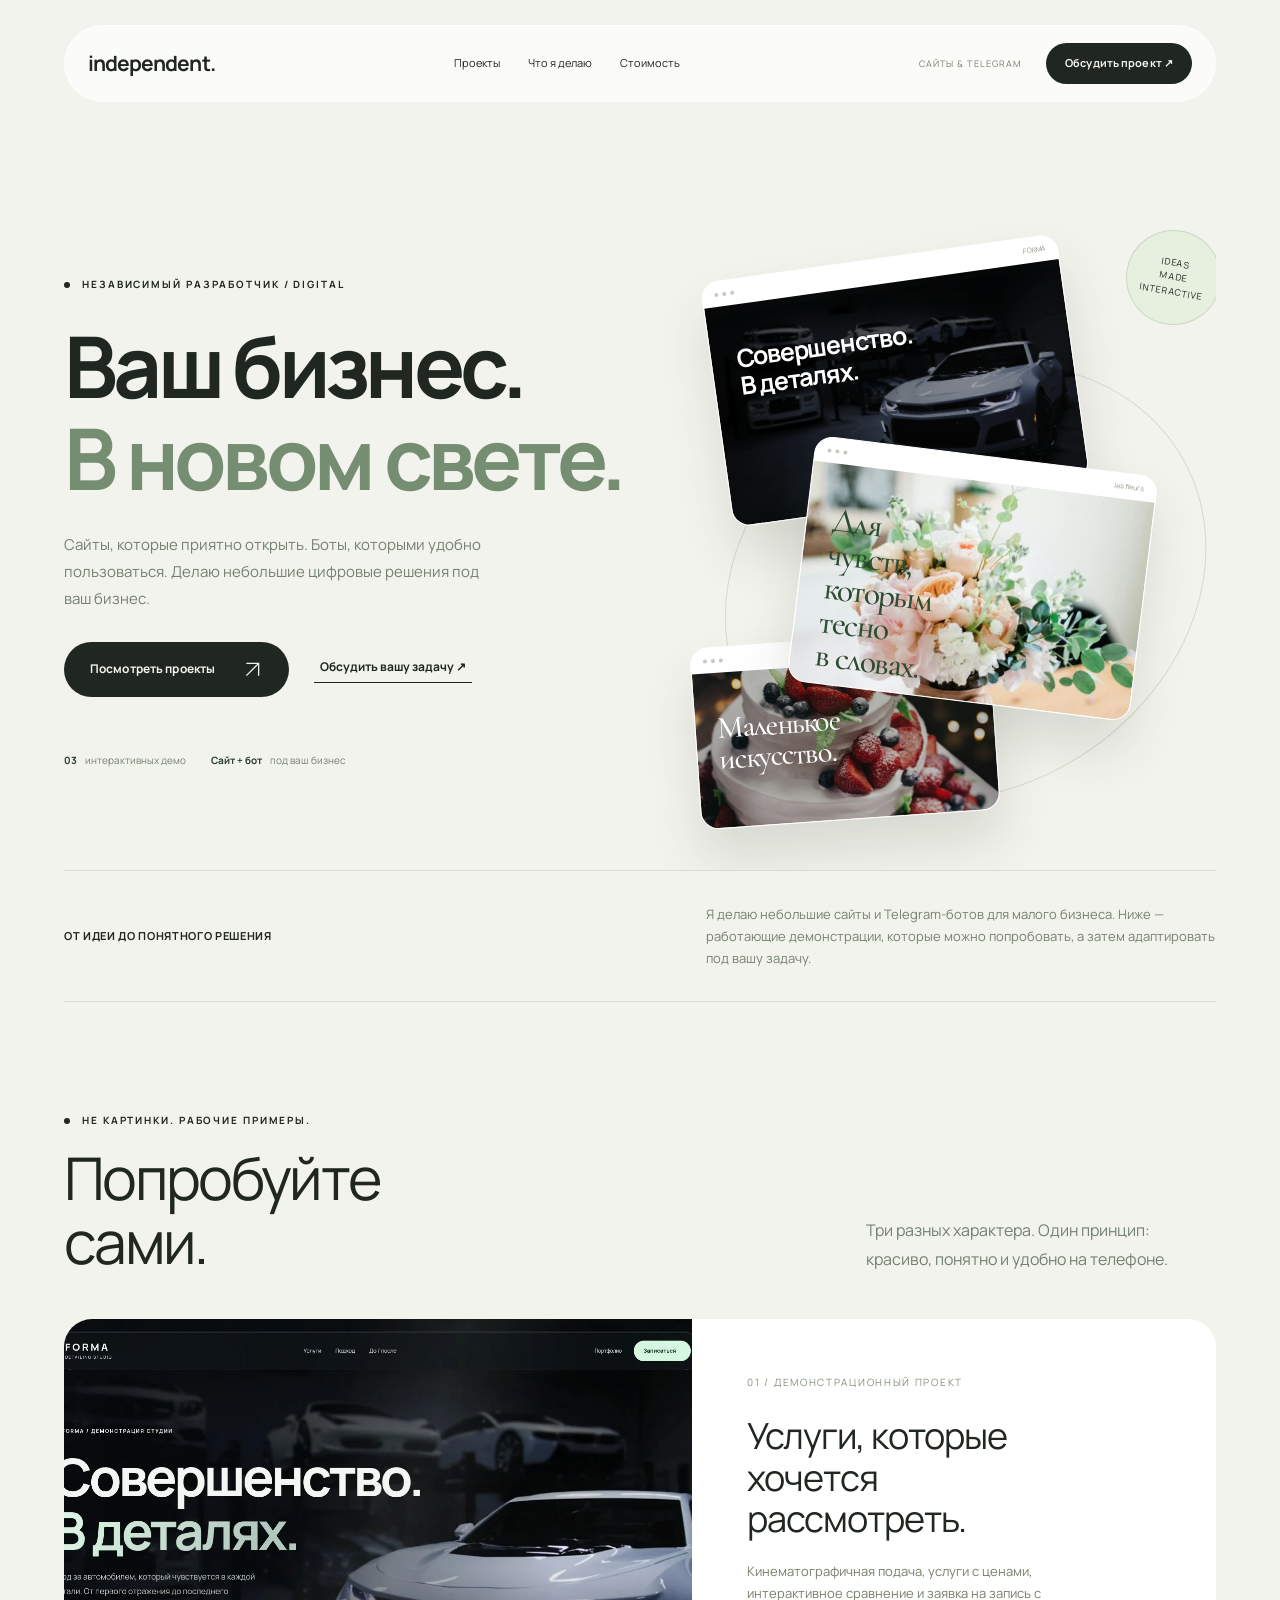
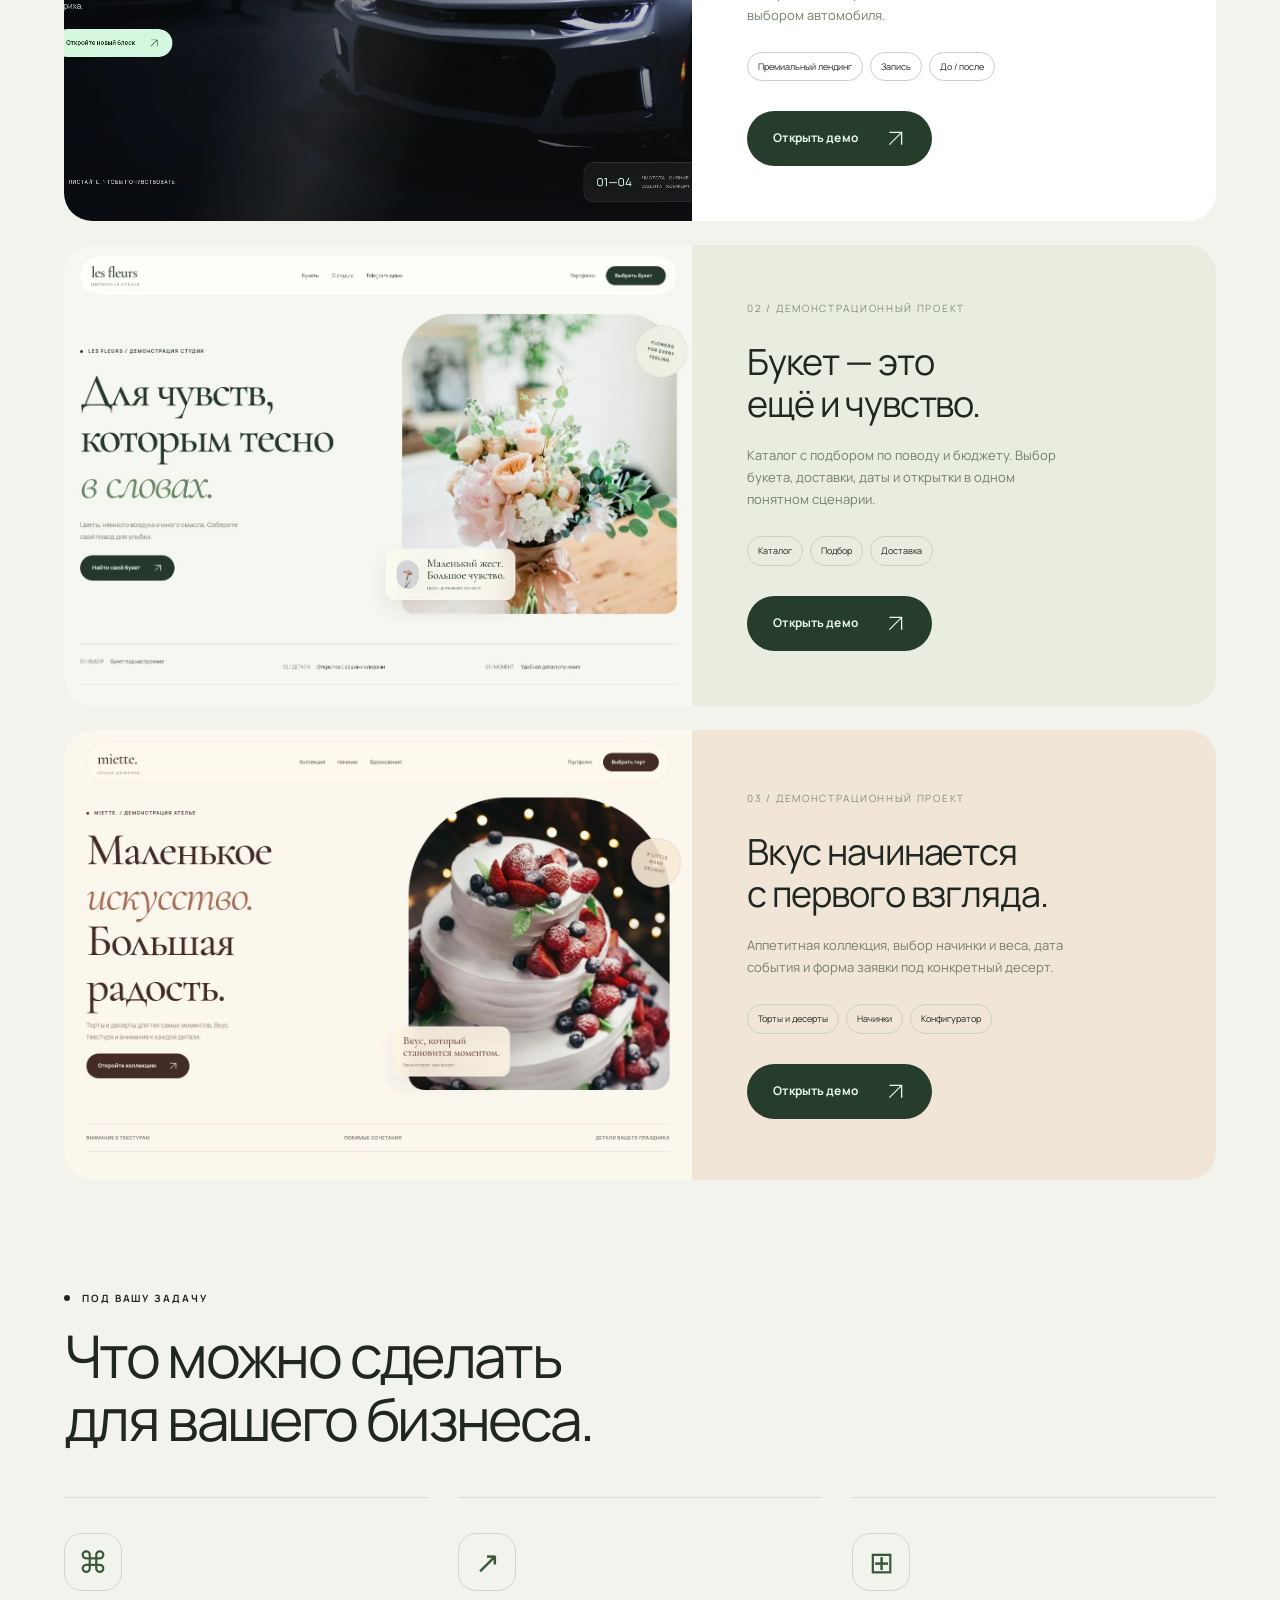
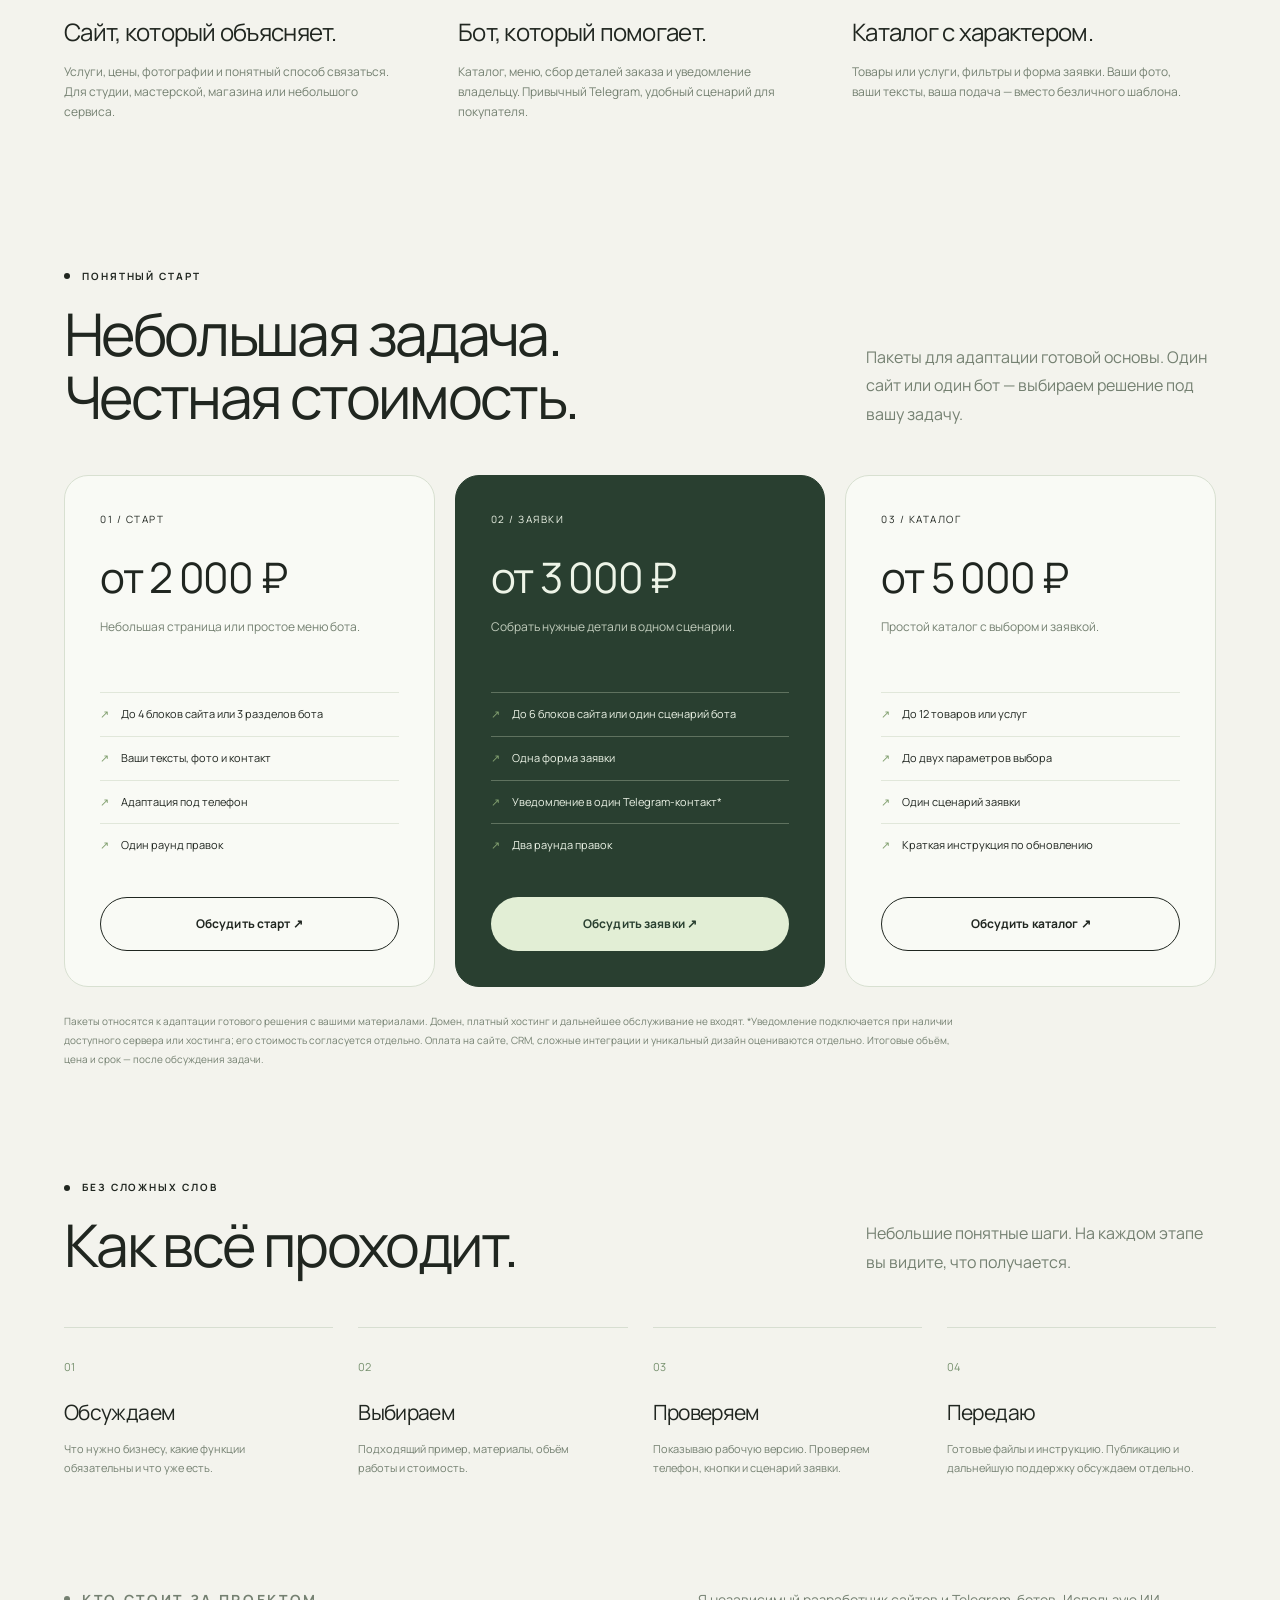
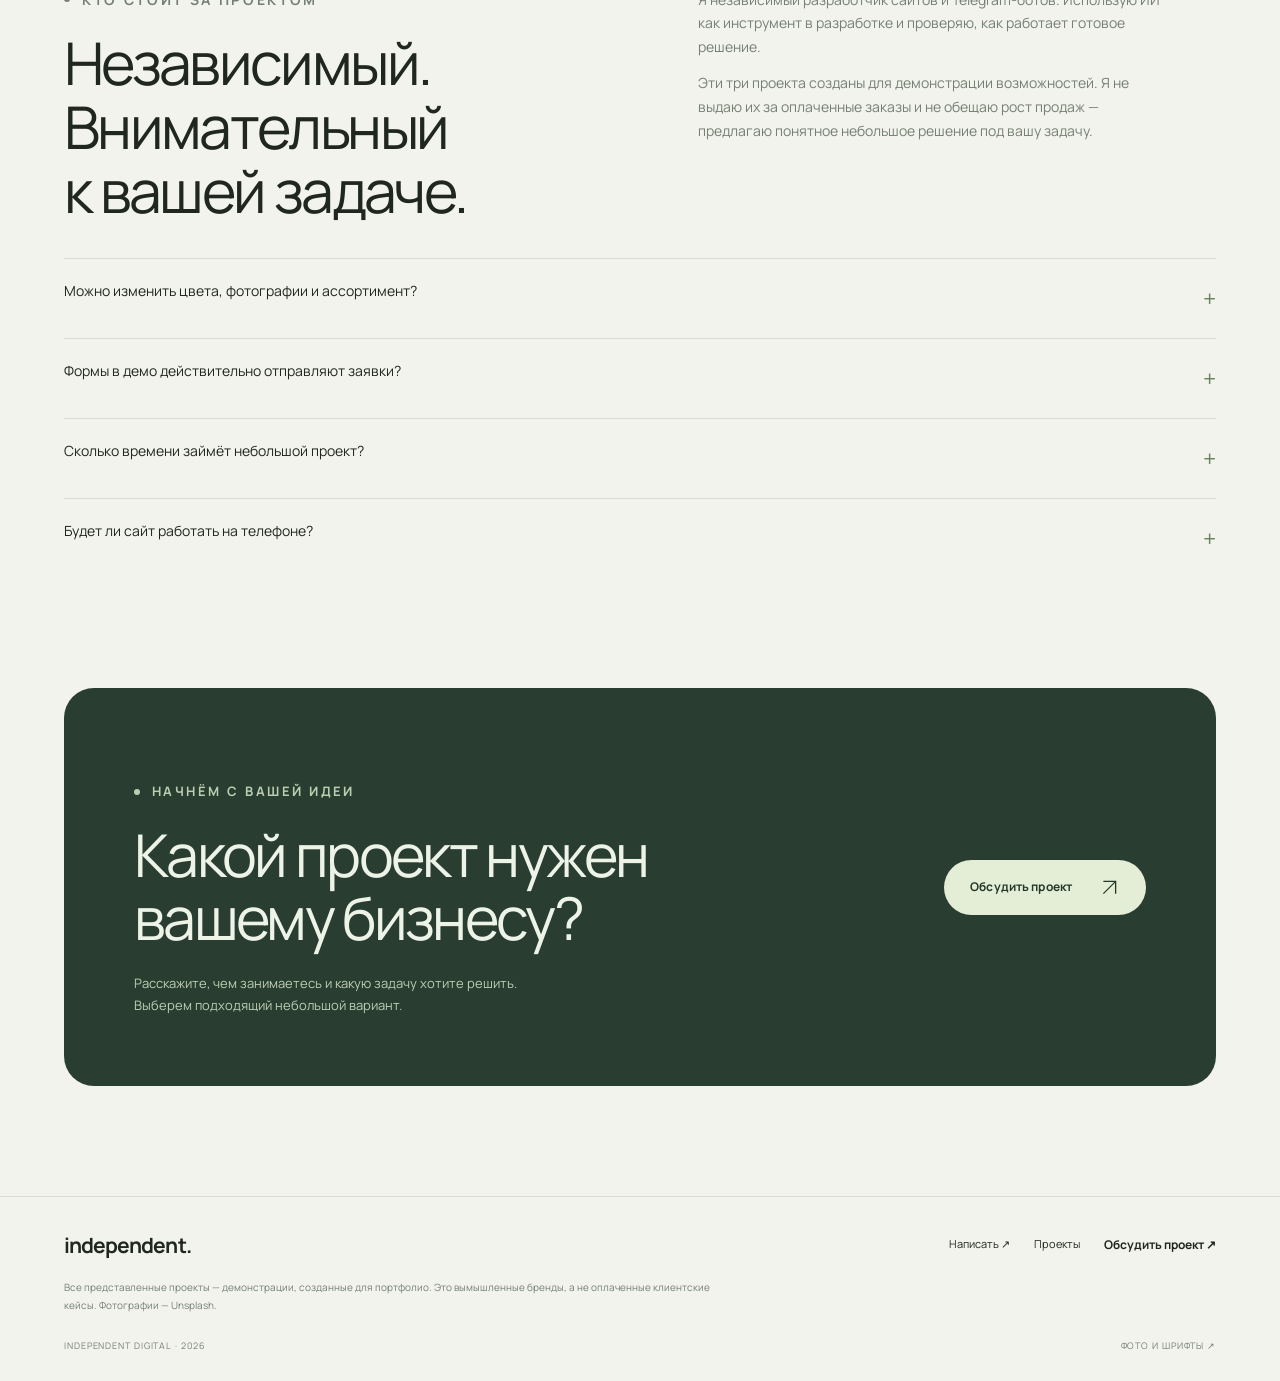
<file: docs/index.html>
<!doctype html>
<html lang='ru'>
<head>
<meta charset='utf-8'><meta name='viewport' content='width=device-width, initial-scale=1'>
<meta name='color-scheme' content='light dark'><meta name='theme-color' content='#f6f4ee'>
<title>Сайты и Telegram-боты — портфолио независимого разработчика</title><meta name='description' content='Интерактивный демонстрационный проект. Вымышленный бренд, локальные демо-заявки, без оплаты и отправки данных.'>
<meta property='og:title' content='Сайты и Telegram-боты — портфолио независимого разработчика'><meta property='og:description' content='Посмотрите рабочий пример сайта для малого бизнеса.'>
<link rel='icon' href='assets/favicon.svg' type='image/svg+xml'>
<link rel='preload' href='assets/fonts/manrope-regular.woff' as='font' type='font/woff' crossorigin>
<link rel='preload' href='assets/fonts/manrope-bold.woff' as='font' type='font/woff' crossorigin>
<link rel='stylesheet' href='assets/style.css'>
<script defer src='assets/config.js'></script><script defer src='assets/app.js'></script>
<meta property='og:type' content='website'>
<link rel='canonical' href='https://mmular449-web.github.io/ssdsdsd/'>
<meta property='og:url' content='https://mmular449-web.github.io/ssdsdsd/'>
<meta property='og:image' content='https://mmular449-web.github.io/ssdsdsd/previews/portfolio-og.jpg'>
<meta property='og:image:width' content='1200'><meta property='og:image:height' content='630'>
</head>
<body data-page='portfolio'><a class='skip-link' href='#main'>Перейти к содержимому</a><div id='app'></div>
<noscript><main style='padding:40px;font-family:sans-serif'><h1>Сайты и Telegram-боты — портфолио независимого разработчика</h1><p>Включите JavaScript, чтобы открыть интерактивную демонстрацию.</p></main></noscript>
</body></html>
</file>
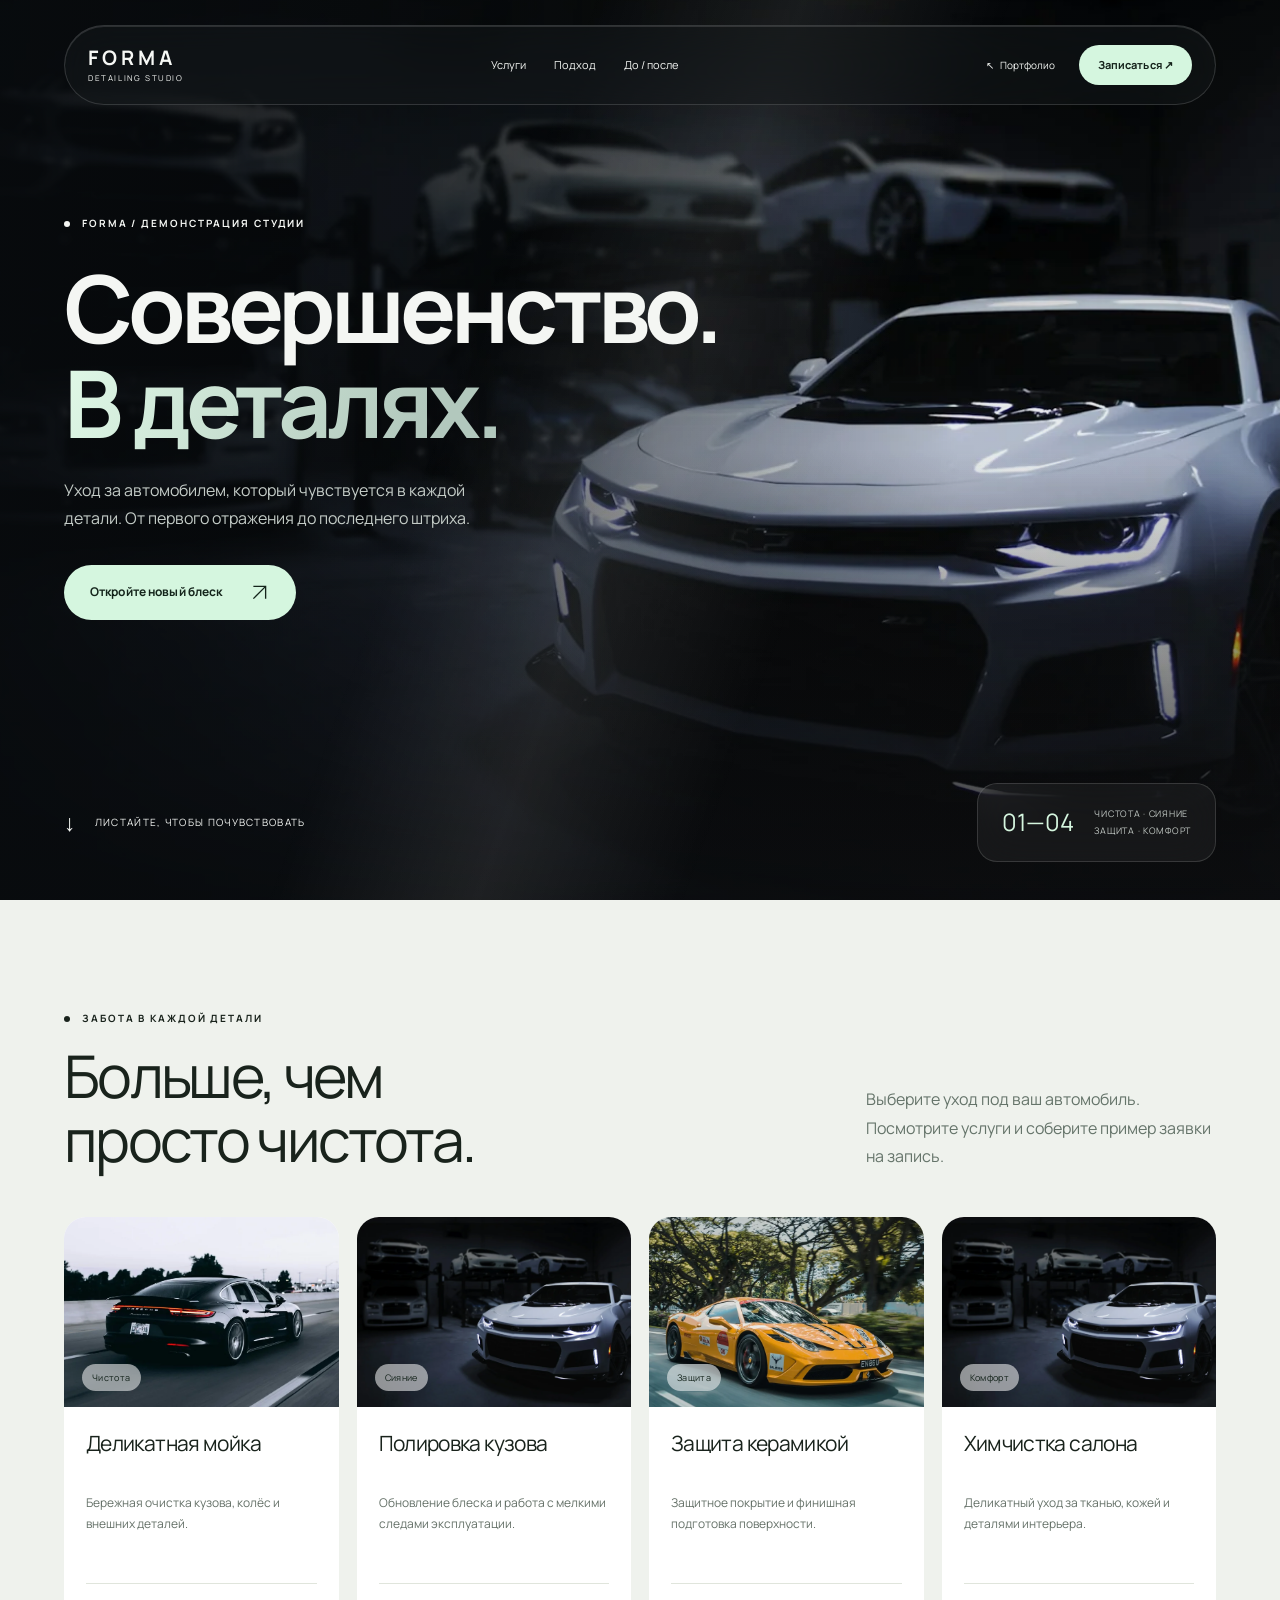
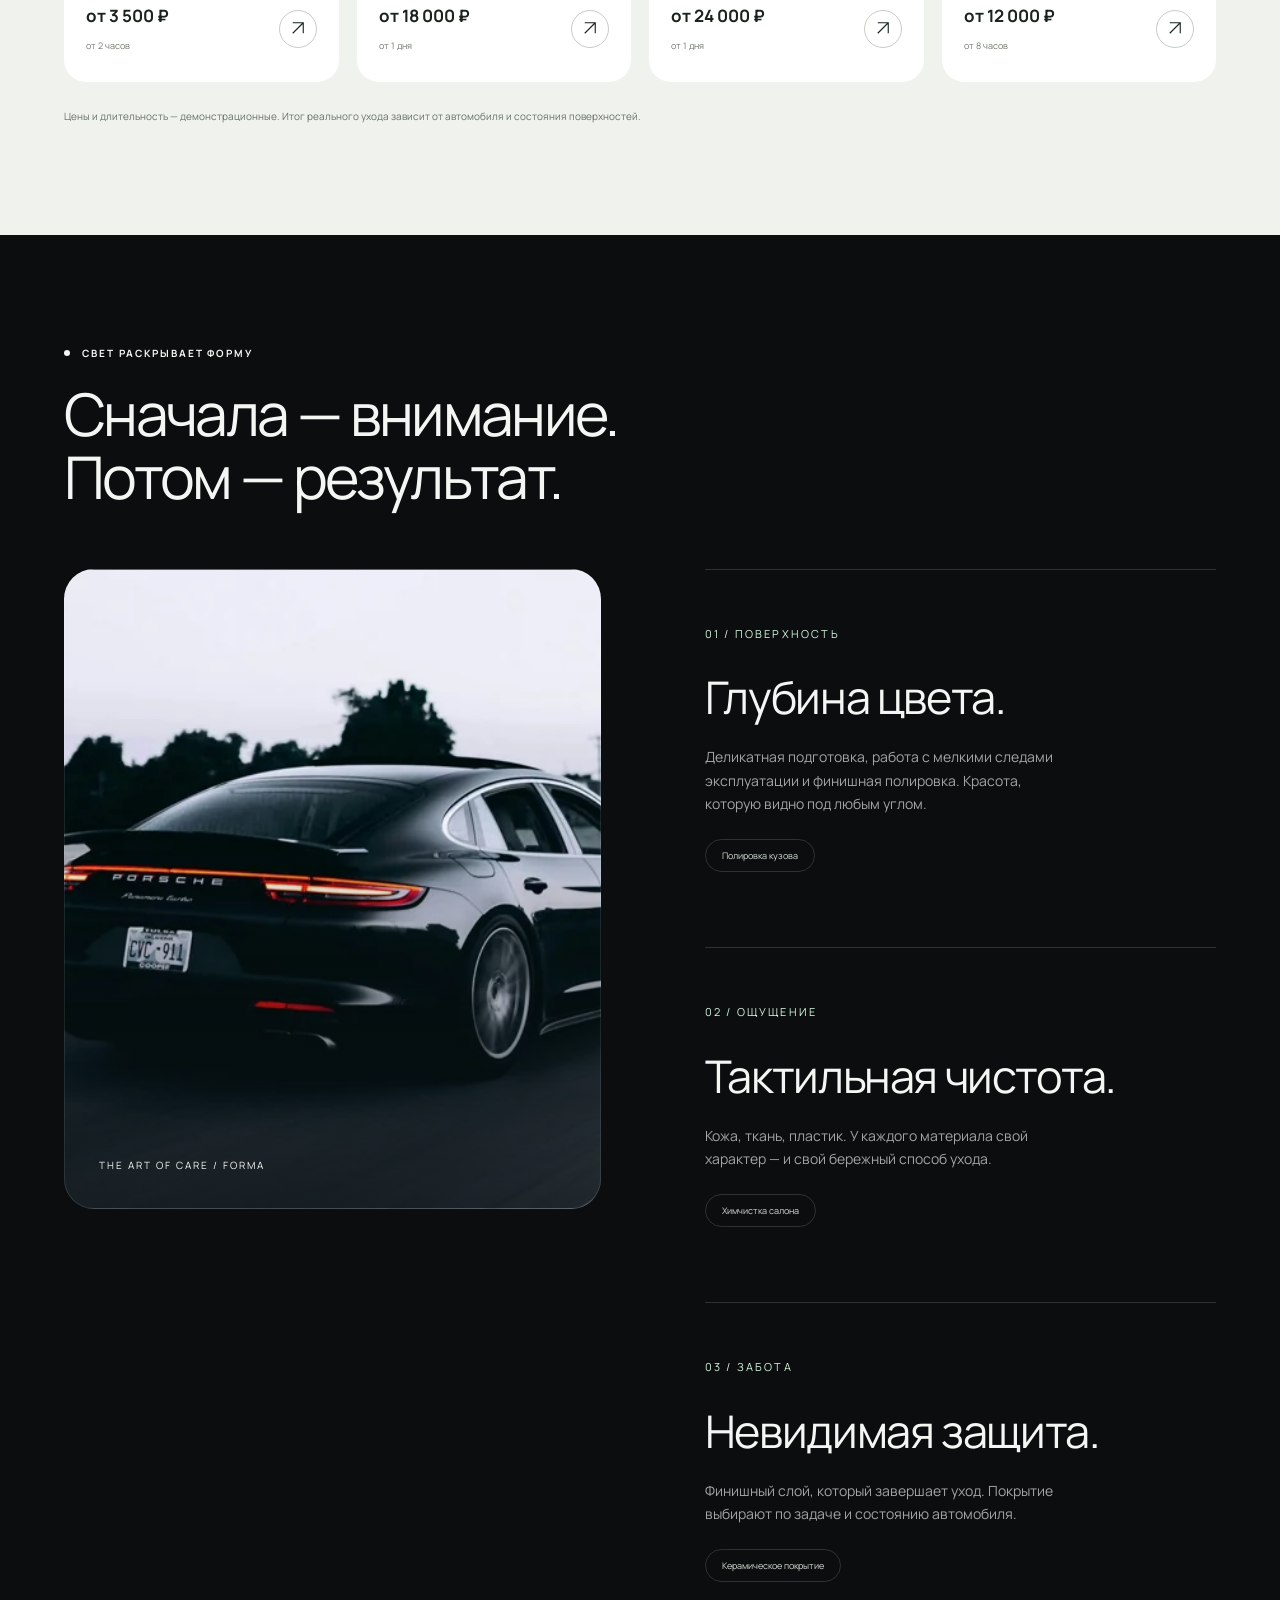
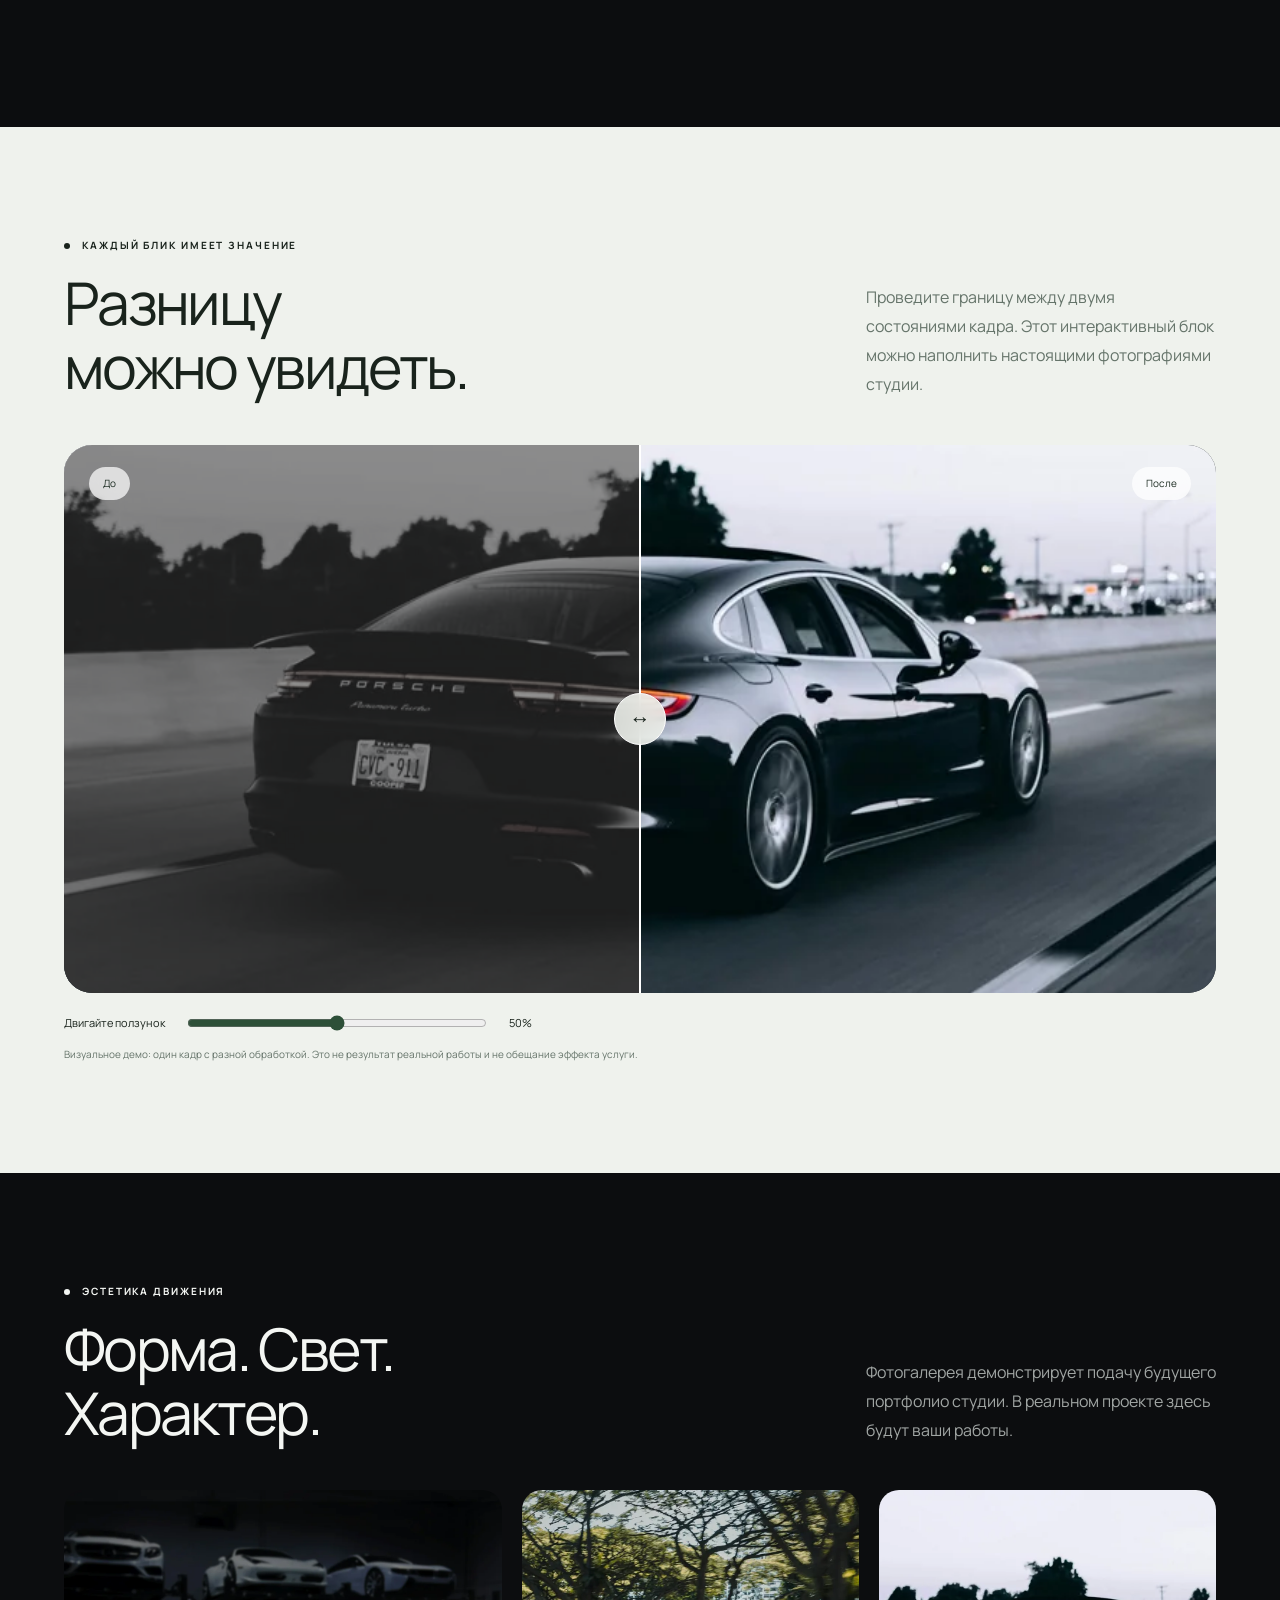
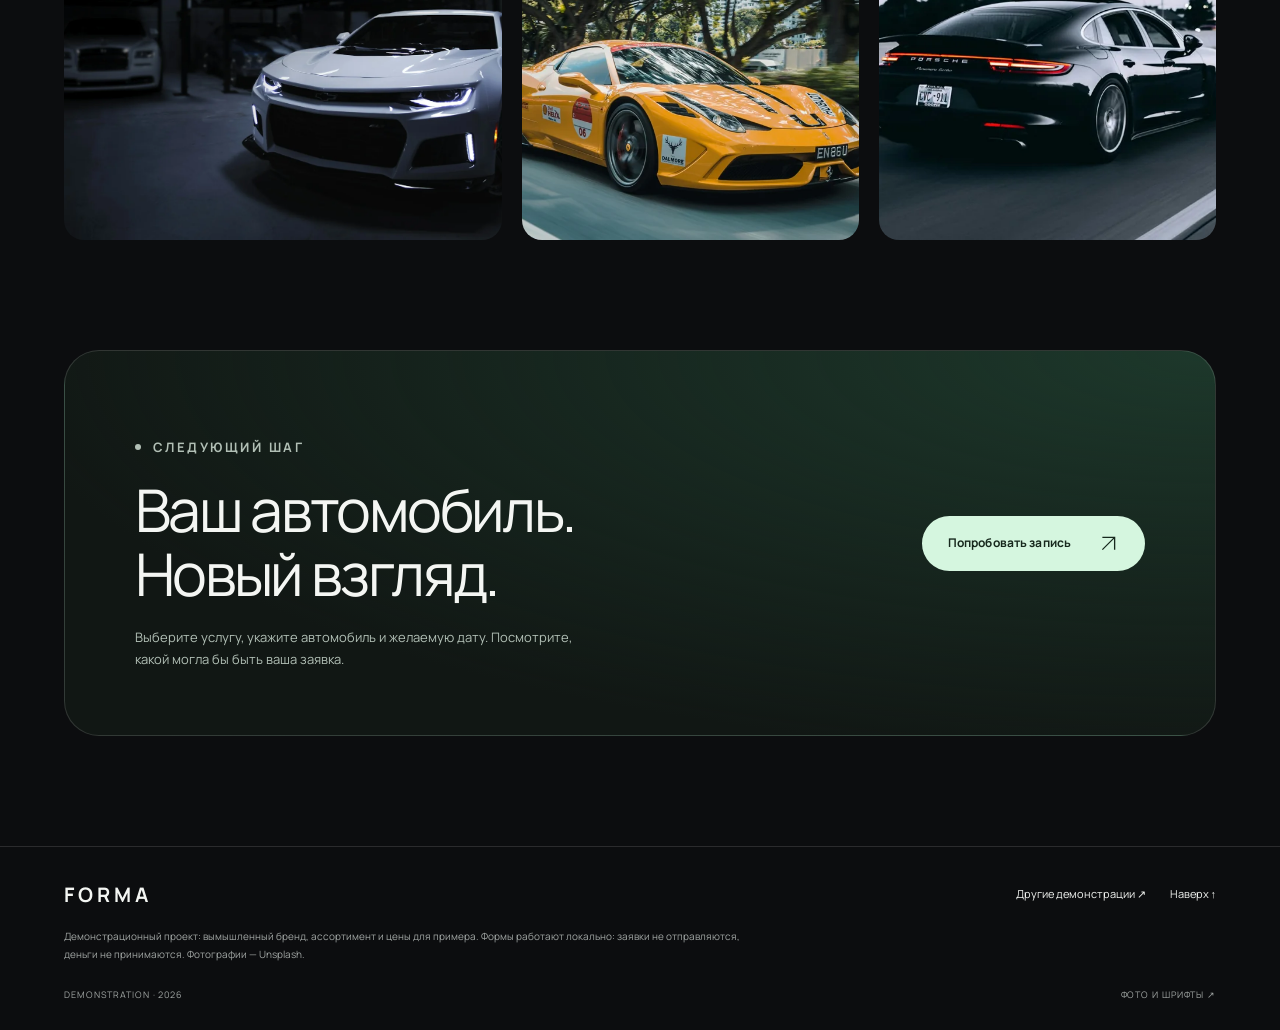
<file: docs/detailing/index.html>
<!doctype html>
<html lang='ru'>
<head>
<meta charset='utf-8'><meta name='viewport' content='width=device-width, initial-scale=1'>
<meta name='color-scheme' content='light dark'><meta name='theme-color' content='#0c0d0f'>
<title>FORMA — демо премиальной детейлинг-студии</title><meta name='description' content='Интерактивный демонстрационный проект. Вымышленный бренд, локальные демо-заявки, без оплаты и отправки данных.'>
<meta property='og:title' content='FORMA — демо премиальной детейлинг-студии'><meta property='og:description' content='Посмотрите рабочий пример сайта для малого бизнеса.'>
<link rel='icon' href='../assets/favicon.svg' type='image/svg+xml'>
<link rel='preload' href='../assets/fonts/manrope-regular.woff' as='font' type='font/woff' crossorigin>
<link rel='preload' href='../assets/fonts/manrope-bold.woff' as='font' type='font/woff' crossorigin>
<link rel='preload' as='image' href='../assets/img/car-dark-800.webp' imagesrcset='../assets/img/car-dark-800.webp 800w, ../assets/img/car-dark-1600.webp 1600w' imagesizes='100vw' fetchpriority='high'>
<link rel='stylesheet' href='../assets/style.css'>
<script defer src='../assets/config.js'></script><script defer src='../assets/app.js'></script>
<meta property='og:type' content='website'>
<link rel='canonical' href='https://mmular449-web.github.io/ssdsdsd/detailing/'>
<meta property='og:url' content='https://mmular449-web.github.io/ssdsdsd/detailing/'>
<meta property='og:image' content='https://mmular449-web.github.io/ssdsdsd/previews/detailing-og.jpg'>
<meta property='og:image:width' content='1200'><meta property='og:image:height' content='630'>
</head>
<body data-page='detailing'><a class='skip-link' href='#main'>Перейти к содержимому</a><div id='app'></div>
<noscript><main style='padding:40px;font-family:sans-serif'><h1>FORMA — демо премиальной детейлинг-студии</h1><p>Включите JavaScript, чтобы открыть интерактивную демонстрацию.</p></main></noscript>
</body></html>
</file>
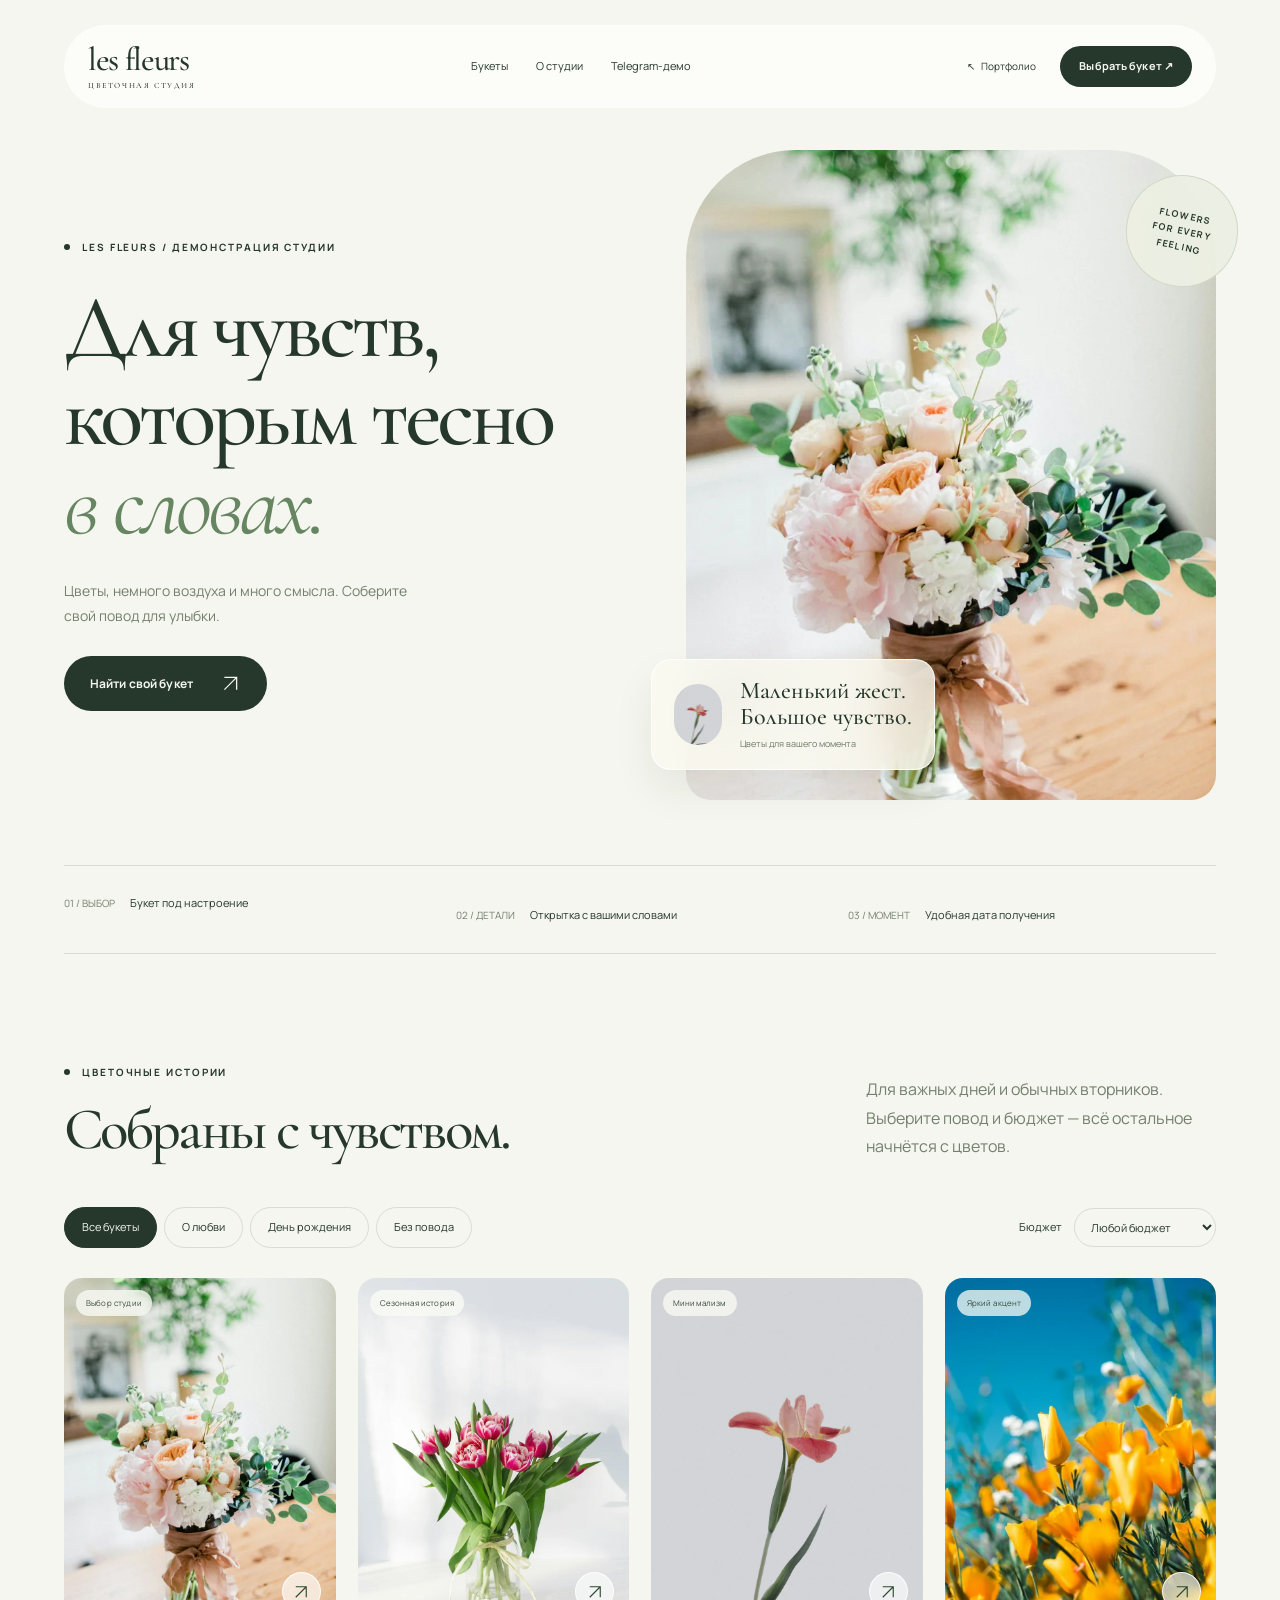
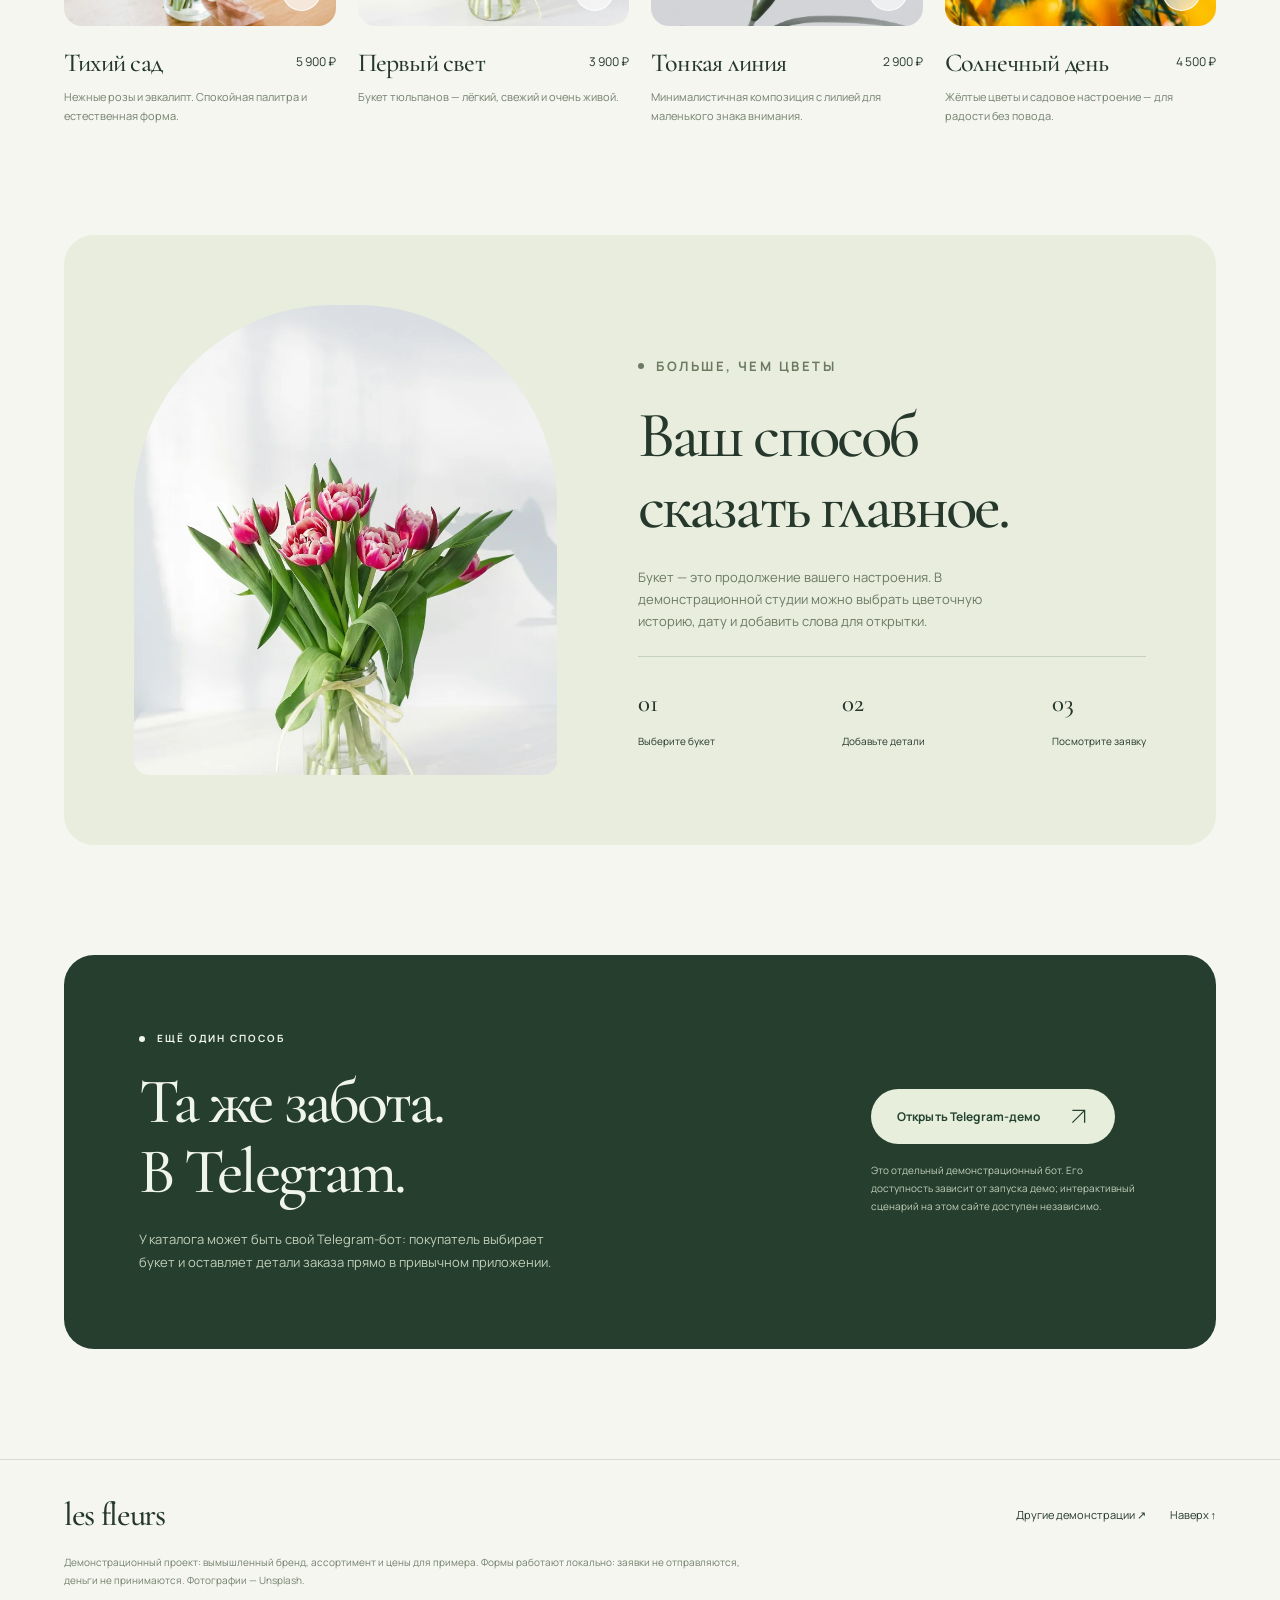
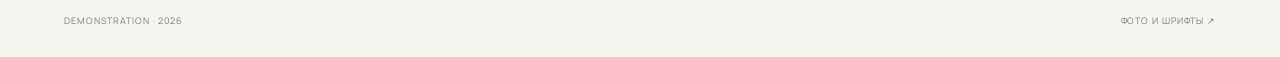
<file: docs/flowers/index.html>
<!doctype html>
<html lang='ru'>
<head>
<meta charset='utf-8'><meta name='viewport' content='width=device-width, initial-scale=1'>
<meta name='color-scheme' content='light dark'><meta name='theme-color' content='#f6f4ee'>
<title>les fleurs — демо цветочной студии</title><meta name='description' content='Интерактивный демонстрационный проект. Вымышленный бренд, локальные демо-заявки, без оплаты и отправки данных.'>
<meta property='og:title' content='les fleurs — демо цветочной студии'><meta property='og:description' content='Посмотрите рабочий пример сайта для малого бизнеса.'>
<link rel='icon' href='../assets/favicon.svg' type='image/svg+xml'>
<link rel='preload' href='../assets/fonts/manrope-regular.woff' as='font' type='font/woff' crossorigin>
<link rel='preload' href='../assets/fonts/cormorant.woff' as='font' type='font/woff' crossorigin>
<link rel='preload' as='image' href='../assets/img/flower-rose-800.webp' imagesrcset='../assets/img/flower-rose-800.webp 800w, ../assets/img/flower-rose-1600.webp 1600w' imagesizes='(max-width:600px) 100vw, 45vw' fetchpriority='high'>
<link rel='stylesheet' href='../assets/style.css'>
<script defer src='../assets/config.js'></script><script defer src='../assets/app.js'></script>
<meta property='og:type' content='website'>
<link rel='canonical' href='https://mmular449-web.github.io/ssdsdsd/flowers/'>
<meta property='og:url' content='https://mmular449-web.github.io/ssdsdsd/flowers/'>
<meta property='og:image' content='https://mmular449-web.github.io/ssdsdsd/previews/flowers-og.jpg'>
<meta property='og:image:width' content='1200'><meta property='og:image:height' content='630'>
</head>
<body data-page='flowers'><a class='skip-link' href='#main'>Перейти к содержимому</a><div id='app'></div>
<noscript><main style='padding:40px;font-family:sans-serif'><h1>les fleurs — демо цветочной студии</h1><p>Включите JavaScript, чтобы открыть интерактивную демонстрацию.</p></main></noscript>
</body></html>
</file>
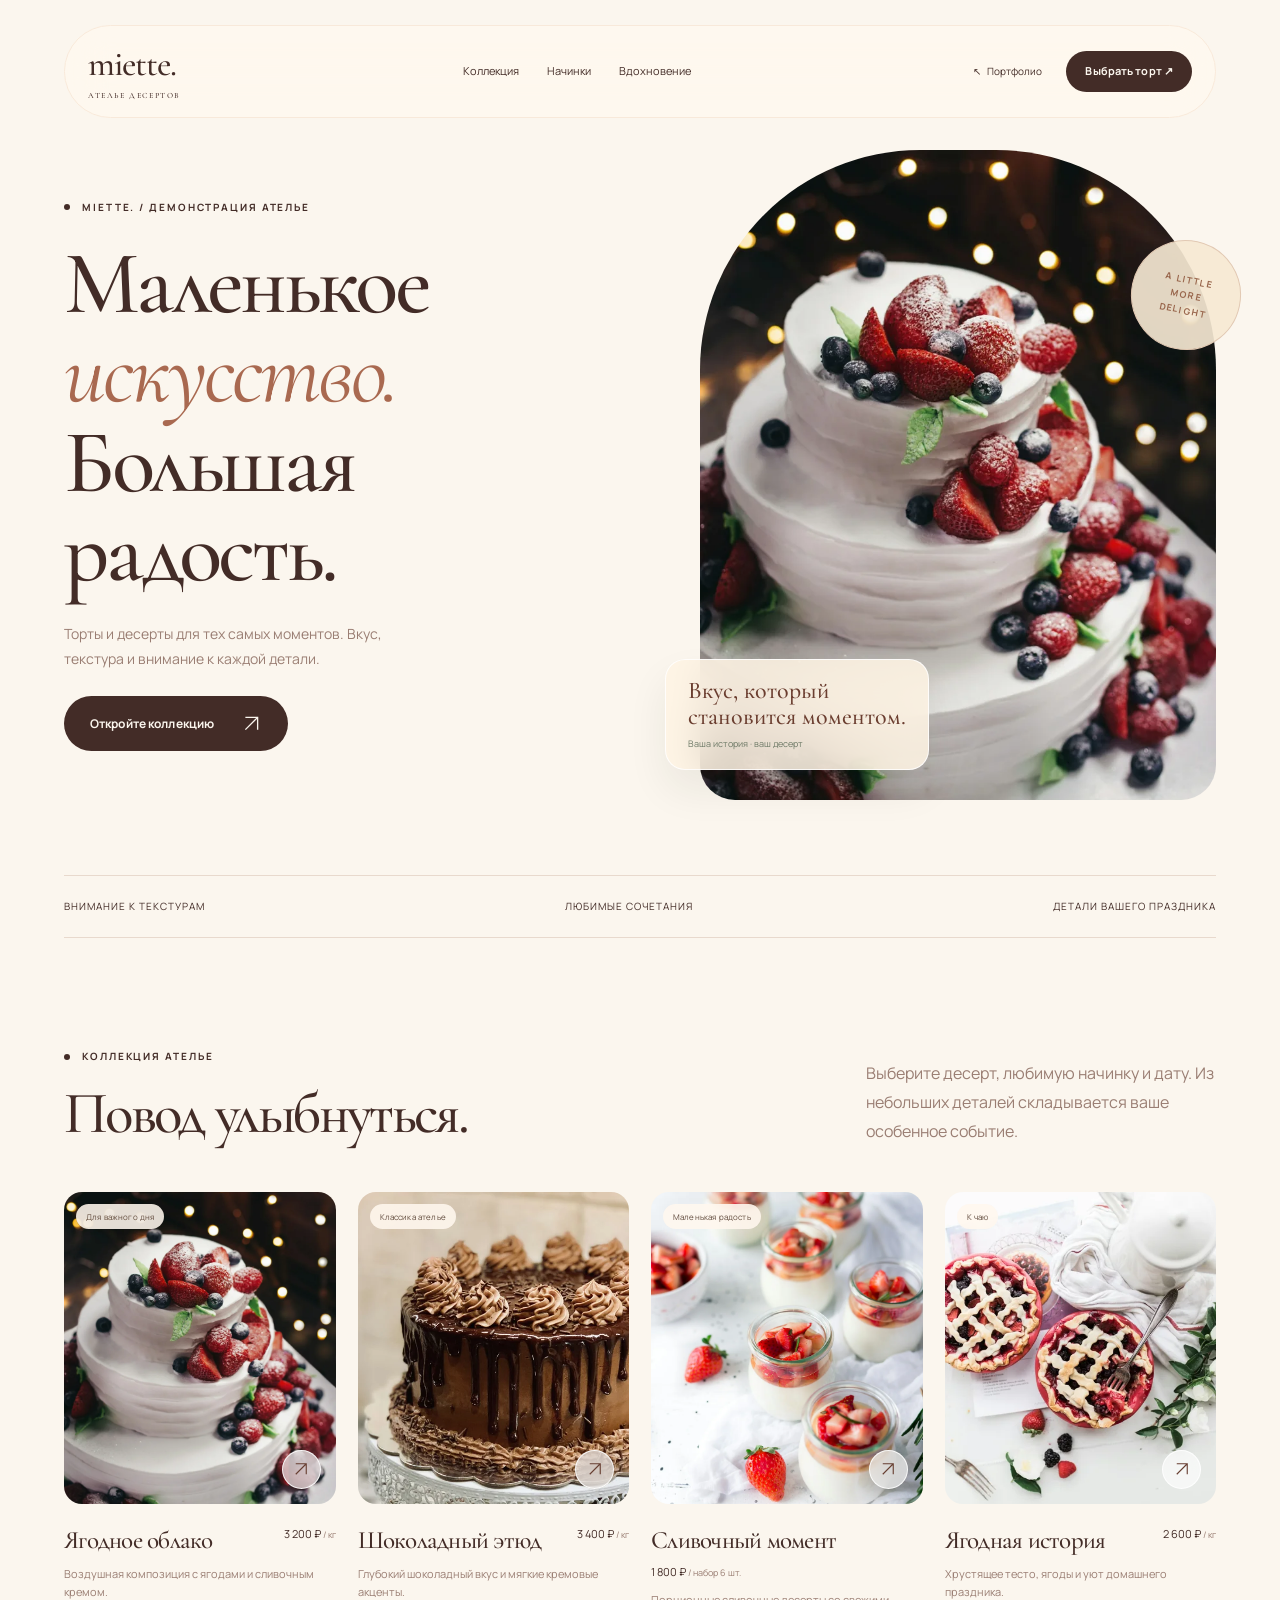
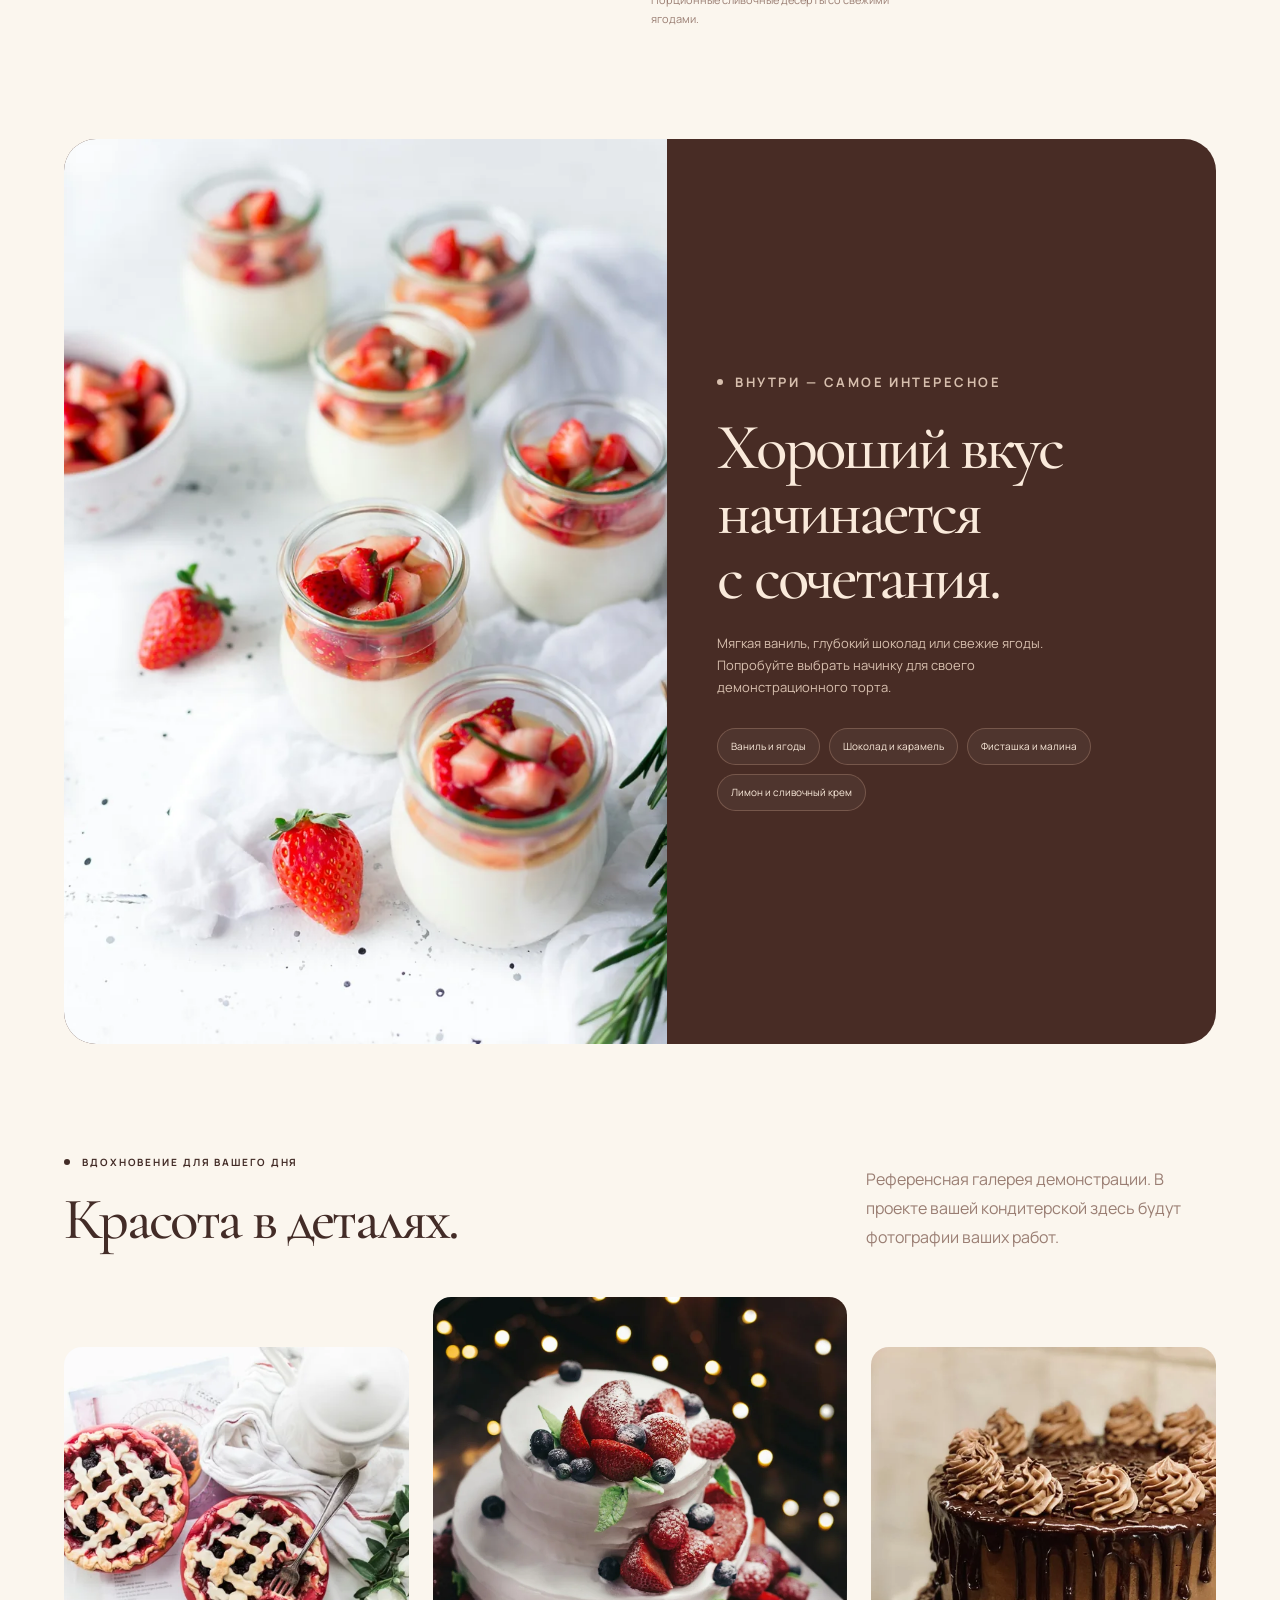
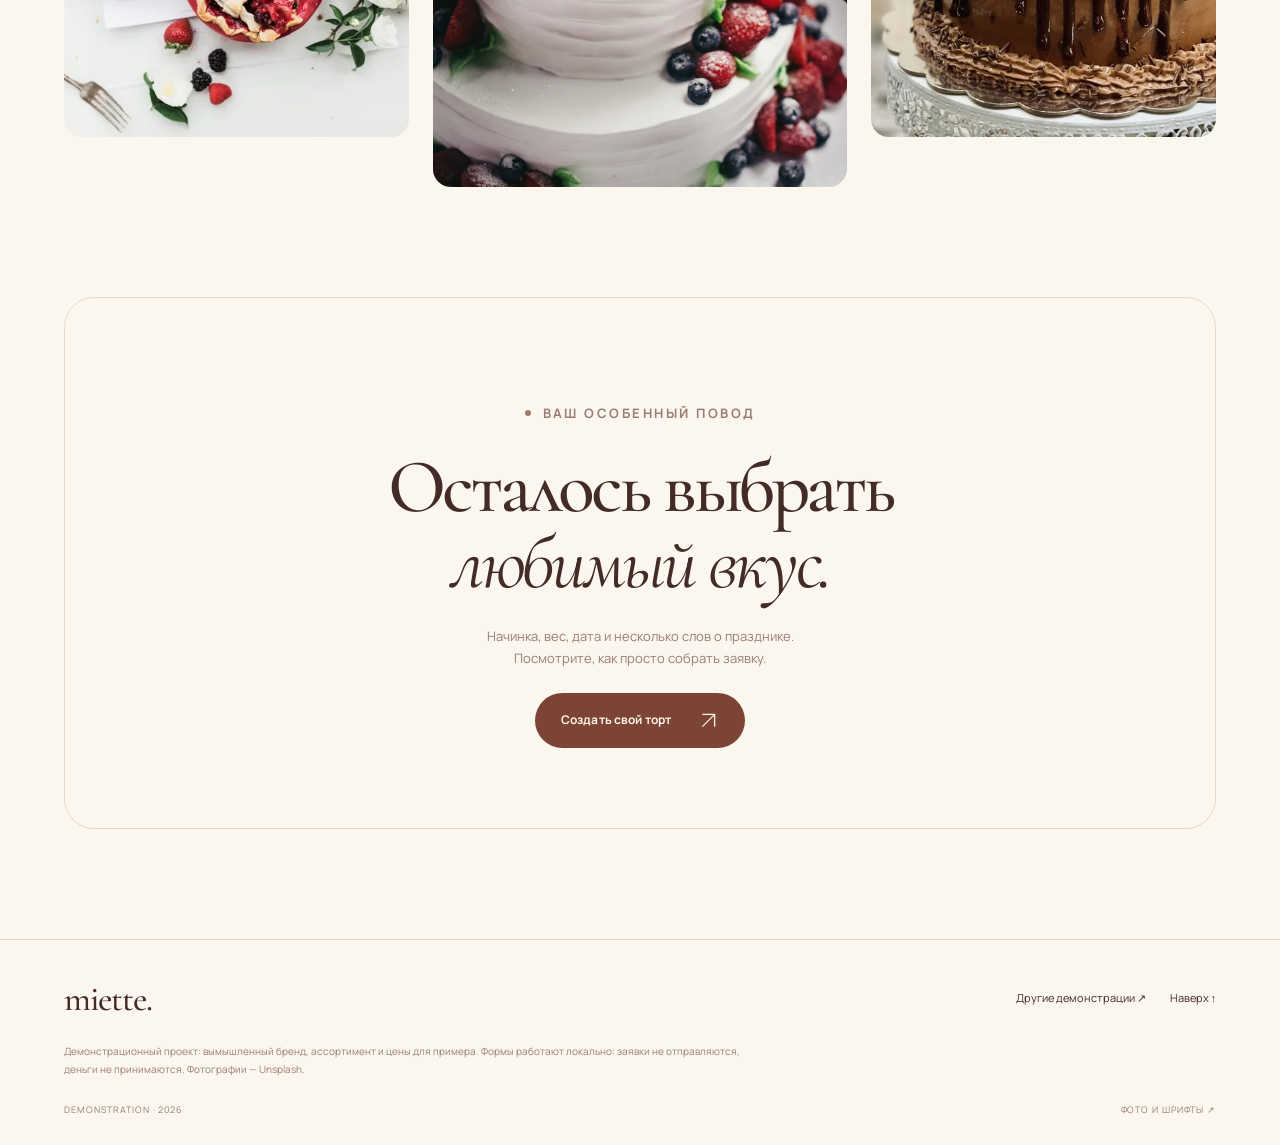
<file: docs/pastry/index.html>
<!doctype html>
<html lang='ru'>
<head>
<meta charset='utf-8'><meta name='viewport' content='width=device-width, initial-scale=1'>
<meta name='color-scheme' content='light dark'><meta name='theme-color' content='#f6f4ee'>
<title>miette. — демо кондитерской</title><meta name='description' content='Интерактивный демонстрационный проект. Вымышленный бренд, локальные демо-заявки, без оплаты и отправки данных.'>
<meta property='og:title' content='miette. — демо кондитерской'><meta property='og:description' content='Посмотрите рабочий пример сайта для малого бизнеса.'>
<link rel='icon' href='../assets/favicon.svg' type='image/svg+xml'>
<link rel='preload' href='../assets/fonts/manrope-regular.woff' as='font' type='font/woff' crossorigin>
<link rel='preload' href='../assets/fonts/cormorant.woff' as='font' type='font/woff' crossorigin>
<link rel='preload' as='image' href='../assets/img/cake-hero-800.webp' imagesrcset='../assets/img/cake-hero-800.webp 800w, ../assets/img/cake-hero-1600.webp 1600w' imagesizes='(max-width:600px) 100vw, 45vw' fetchpriority='high'>
<link rel='stylesheet' href='../assets/style.css'>
<script defer src='../assets/config.js'></script><script defer src='../assets/app.js'></script>
<meta property='og:type' content='website'>
<link rel='canonical' href='https://mmular449-web.github.io/ssdsdsd/pastry/'>
<meta property='og:url' content='https://mmular449-web.github.io/ssdsdsd/pastry/'>
<meta property='og:image' content='https://mmular449-web.github.io/ssdsdsd/previews/pastry-og.jpg'>
<meta property='og:image:width' content='1200'><meta property='og:image:height' content='630'>
</head>
<body data-page='pastry'><a class='skip-link' href='#main'>Перейти к содержимому</a><div id='app'></div>
<noscript><main style='padding:40px;font-family:sans-serif'><h1>miette. — демо кондитерской</h1><p>Включите JavaScript, чтобы открыть интерактивную демонстрацию.</p></main></noscript>
</body></html>
</file>
<file: docs/assets/style.css>
@font-face{font-family:Manrope;src:url(fonts/manrope-regular.woff) format('woff');font-weight:400 600;font-display:swap}
@font-face{font-family:Manrope;src:url(fonts/manrope-bold.woff) format('woff');font-weight:700 900;font-display:swap}
@font-face{font-family:Cormorant;src:url(fonts/cormorant.woff) format('woff');font-weight:400 700;font-display:swap}
@font-face{font-family:Cormorant;src:url(fonts/cormorant-italic.woff) format('woff');font-style:italic;font-weight:400 600;font-display:swap}
:root{--ink:#202620;--bg:#f3f3ec;--muted:#697268;--accent:#304c3b;--line:#d8ddd3;--serif:Cormorant,Georgia,serif;--sans:Manrope,Arial,sans-serif}
*{box-sizing:border-box}html{scroll-behavior:smooth;scroll-padding-top:115px}body{margin:0;font:15px/1.7 var(--sans);background:var(--bg);color:var(--ink);-webkit-font-smoothing:antialiased}button,input,select,textarea{font:inherit}button,a,input,select,textarea{-webkit-tap-highlight-color:transparent}button,a{touch-action:manipulation}button{cursor:pointer}a{color:inherit;text-decoration:none}button{color:inherit}img{display:block;max-width:100%;object-fit:cover}h1,h2,h3,p{margin:0}h1,h2,h3{font-weight:500;line-height:1.08}h1{letter-spacing:-.055em}h2{font-size:clamp(38px,4.6vw,66px);letter-spacing:-.045em}h3{font-size:23px;letter-spacing:-.03em}p+p{margin-top:12px}::selection{background:#c9e3ca;color:#142b1c}:focus-visible{outline:3px solid #86a587;outline-offset:5px;border-radius:3px}button:disabled{cursor:default;opacity:.65}.container{width:min(1340px,90%);margin-inline:auto}.section{padding:110px 0}.serif{font-family:var(--serif);font-weight:500}.eyebrow{font-size:10px;font-weight:700;letter-spacing:.19em;text-transform:uppercase;display:flex;align-items:center;gap:12px}.eyebrow:before{content:'';width:6px;height:6px;border-radius:50%;background:currentColor}.muted{color:var(--muted)}.lead{font-size:16px;line-height:1.8;max-width:450px}.arrow{display:inline-flex;font-size:23px;line-height:1;margin-left:18px;transition:transform .25s}.button{border:1px solid transparent;display:inline-flex;align-items:center;justify-content:center;gap:9px;border-radius:100px;padding:16px 25px;font-size:12px;font-weight:700;letter-spacing:.01em;background:var(--ink);color:var(--bg);transition:transform .2s,background .2s,box-shadow .2s;min-height:50px}.button:hover{transform:translateY(-2px);box-shadow:0 8px 25px #00000015}.button:hover .arrow{transform:translateX(4px)}.button.secondary{background:transparent;color:inherit;border-color:currentColor}.button.small{padding:10px 18px;min-height:40px;font-size:11px}.text-link{display:inline-flex;align-items:center;gap:8px;border-bottom:1px solid currentColor;padding-bottom:4px;font-size:12px;font-weight:700}.section-head{display:flex;align-items:flex-end;justify-content:space-between;gap:40px;margin-bottom:46px}.section-head h2{margin-top:17px}.section-head .lead{max-width:350px}.skip-link{position:fixed;top:-100px;left:20px;z-index:100;background:white;color:black;padding:12px}.skip-link:focus{top:10px}.round-arrow{width:46px;height:46px;display:grid;place-items:center;border-radius:50%;border:1px solid currentColor;font-size:24px;flex-shrink:0}
.site-header{position:absolute;z-index:20;top:25px;left:5%;right:5%;max-width:1340px;margin:auto}.site-nav{display:flex;align-items:center;justify-content:space-between;gap:24px;border:1px solid #ffffff75;background:#ffffffa8;backdrop-filter:blur(22px) saturate(135%);-webkit-backdrop-filter:blur(22px) saturate(135%);padding:17px 23px;border-radius:100px}.brand{font-weight:800;font-size:21px;letter-spacing:-.045em;line-height:1}.brand small{display:block;font-weight:400;font-size:8px;letter-spacing:.2em;margin-top:6px}.nav-links{display:flex;align-items:center;gap:28px;font-size:11px}.nav-links a{transition:opacity .2s}.nav-links a:hover{opacity:.5}.nav-end{display:flex;align-items:center;gap:24px}.demo-label{font-size:9px;letter-spacing:.12em;text-transform:uppercase;color:var(--muted)}.menu-toggle{display:none;background:none;border:0;width:42px;height:42px;position:relative}.menu-toggle span{display:block;height:1px;width:21px;background:currentColor;margin:6px auto;transition:transform .2s}.demo-back{font-size:10px;white-space:nowrap}.demo-back:before{content:'↖';margin-right:6px}
.site-footer{border-top:1px solid var(--line);padding:38px 0 28px}.footer-top{display:flex;justify-content:space-between;align-items:center;gap:30px}.footer-links{display:flex;gap:24px;font-size:11px}.footer-note{font-size:10px;line-height:1.8;color:var(--muted);max-width:680px;margin-top:22px}.footer-bottom{display:flex;justify-content:space-between;gap:20px;font-size:9px;color:var(--muted);margin-top:24px;text-transform:uppercase;letter-spacing:.1em}
.detailing{--bg:#0c0d0f;--ink:#f4f6f3;--muted:#a1a6a4;--line:#ffffff20;--accent:#d5f6df;color-scheme:dark}.detailing .site-nav{background:#161b1d82;border-color:#ffffff25;box-shadow:inset 0 1px 0 #ffffff20;color:#f6f8f5}.detailing .brand{letter-spacing:.2em;font-size:20px}.detailing .demo-label{color:#b9c5bd}.detailing .nav-cta{background:var(--accent);color:#14211a}.detail-hero{height:max(820px,100svh);max-height:1200px;position:relative;overflow:hidden;background:#0d1014}.detail-hero>.hero-media{width:100%;height:100%;position:absolute;inset:0;object-position:center;will-change:transform}.detail-hero:after{content:'';position:absolute;inset:0;background:linear-gradient(90deg,#080b0ee6 0%,#080b0e89 40%,#080b0e12 75%),linear-gradient(0deg,#0c0d0fed,transparent 50%)}.detail-hero .light-sweep{position:absolute;inset:-60%;background:linear-gradient(110deg,transparent 44%,#ffffff15 50%,transparent 56%);z-index:1;animation:sweep 13s ease-in-out infinite;pointer-events:none}.hero-content{position:relative;z-index:2;padding-top:215px}.detail-hero h1{font-size:clamp(72px,7.3vw,116px);font-weight:700;line-height:1.02;margin:28px 0 25px;max-width:950px}.detail-hero h1 span{background:linear-gradient(115deg,#e1fae8,#b2c8bd 80%);color:transparent;background-clip:text}.detail-hero .lead{color:#c4ccc7;max-width:410px;margin-bottom:32px}.detail-hero .button{background:var(--accent);color:#14241b}.hero-bottom{position:absolute;bottom:38px;left:5%;right:5%;z-index:2;display:flex;align-items:center;justify-content:space-between}.scroll-hint{font-size:10px;text-transform:uppercase;letter-spacing:.13em;display:flex;align-items:center;gap:18px}.scroll-hint span{font-size:23px;animation:nudge 3s infinite}.hero-glass-note{background:#ffffff0d;backdrop-filter:blur(20px);padding:18px 24px;border:1px solid #ffffff24;border-radius:20px;display:flex;align-items:center;gap:20px}.hero-glass-note b{font-size:24px;font-weight:400;color:var(--accent)}.hero-glass-note small{font-size:9px;letter-spacing:.08em;line-height:1.8;color:#c1c8c4}.light-scene{background:#eff2ed;color:#19231c;--muted:#65746a;--line:#ccd5cb;--ink:#19231c;--bg:#eff2ed}.service-grid{display:grid;grid-template-columns:repeat(4,1fr);gap:18px}.service-card{border-radius:22px;background:#fff;overflow:hidden;transition:transform .35s}.service-card:hover{transform:translateY(-7px)}.service-image{height:190px;overflow:hidden;position:relative}.service-image img{height:100%;width:100%;transition:transform .7s}.service-card:hover img{transform:scale(1.06)}.service-image span{position:absolute;left:18px;bottom:16px;font-size:9px;padding:6px 10px;background:#fff8;backdrop-filter:blur(14px);border-radius:100px;color:#14231b;letter-spacing:.04em}.service-body{padding:25px 22px}.service-body h3{font-size:21px;min-height:47px}.service-body p{font-size:12px;color:#657168;margin-top:14px;min-height:65px}.service-bottom{display:flex;justify-content:space-between;align-items:center;margin-top:25px;padding-top:18px;border-top:1px solid #e0e5dc}.service-bottom strong{font-size:17px;display:block}.service-bottom small{font-size:9px;color:#70796e}.service-bottom button{background:none;border:1px solid #c4cec3;border-radius:50%;width:38px;height:38px;font-size:21px;transition:background .2s}.service-bottom button:hover{background:#d5f6df}
.detail-stage{padding:110px 0 70px}.stage-intro{max-width:750px;margin-bottom:60px}.stage-intro h2{margin-top:20px}.stage-layout{display:grid;grid-template-columns:1.05fr 1fr;gap:9%;align-items:start}.stage-visual{position:sticky;top:80px;height:640px;border-radius:30px;overflow:hidden}.stage-visual img{width:100%;height:100%;object-position:40% 50%;transform:scale(1.06)}.stage-visual:after{content:'';position:absolute;inset:0;border:1px solid #ffffff18;border-radius:30px;background:linear-gradient(0deg,#0b1115b0,transparent 60%)}.stage-visual .image-label{position:absolute;left:35px;bottom:35px;z-index:1;font-size:10px;letter-spacing:.2em;text-transform:uppercase}.stage-copy article{padding:50px 0 75px;border-top:1px solid #ffffff25}.stage-copy .number{font-size:11px;color:var(--accent);letter-spacing:.2em}.stage-copy h3{font-size:45px;font-weight:500;margin:28px 0 23px}.stage-copy p{color:var(--muted);max-width:350px;font-size:14px}.stage-copy .pill{display:inline-block;border:1px solid #ffffff25;border-radius:100px;padding:8px 16px;font-size:9px;margin-top:23px;color:#d4ded5}.comparison{position:relative;aspect-ratio:2.1;border-radius:28px;overflow:hidden;background:#21272b;--position:50%}.comparison img{height:100%;width:100%;object-position:center 60%}.comparison-before{position:absolute;inset:0;clip-path:inset(0 calc(100% - var(--position)) 0 0);filter:saturate(.08) brightness(.6) contrast(.8)}.compare-line{position:absolute;left:var(--position);top:0;bottom:0;width:2px;background:#fff;transform:translateX(-50%);pointer-events:none}.compare-line span{position:absolute;top:50%;left:50%;transform:translate(-50%,-50%);width:52px;height:52px;background:#f3f6f0dd;color:#19231c;border:1px solid #fff;border-radius:50%;display:grid;place-items:center;backdrop-filter:blur(10px);font-size:21px}.compare-tag{position:absolute;top:22px;padding:8px 14px;background:#ffffffb8;color:#1b2b21;backdrop-filter:blur(14px);border-radius:100px;font-size:10px}.compare-tag.before{left:25px}.compare-tag.after{right:25px}.comparison-tools{display:flex;align-items:center;gap:20px;margin:20px 0 12px;font-size:11px}.comparison-tools input{accent-color:#2d5038;flex:1;max-width:300px;cursor:ew-resize}.fine-print{font-size:10px;line-height:1.8;color:var(--muted)}.gallery-grid{display:grid;grid-template-columns:1.3fr 1fr 1fr;gap:20px}.gallery-grid img{height:350px;width:100%;border-radius:20px}.detail-invite{border:1px solid #ffffff22;border-radius:35px;background:radial-gradient(ellipse at top right,#1d382b,transparent 75%),#111714;padding:65px 70px;display:flex;align-items:center;justify-content:space-between;gap:35px}.detail-invite h2{max-width:630px}.detail-invite .button{background:var(--accent);color:#17281d}.detail-invite p{margin-top:20px;max-width:440px;font-size:13px;color:#b1bfb5}
.flowers{--bg:#f5f6ef;--ink:#25382b;--muted:#73806e;--line:#d7ddd1;--accent:#304c3b;color-scheme:light}.flowers .brand{font-family:var(--serif);font-weight:500;font-size:33px;letter-spacing:-.04em}.floral-hero{display:grid;grid-template-columns:1.02fr 1fr;gap:7%;align-items:center;padding-top:150px;padding-bottom:65px}.floral-hero h1{font:500 clamp(65px,7vw,106px)/.99 var(--serif);letter-spacing:-.045em;margin:28px 0 28px}.floral-hero h1 em{font-weight:400;color:#668561}.floral-hero .lead{font-size:14px;max-width:350px;margin-bottom:28px}.floral-image{height:650px;position:relative}.floral-image>img{height:100%;width:100%;border-radius:110px 110px 25px 25px;object-position:center 48%}.floating-label{position:absolute;bottom:30px;left:-35px;background:#fbfbf0ce;backdrop-filter:blur(20px);border:1px solid #ffffffd0;box-shadow:0 20px 40px #22301612;padding:18px 22px;border-radius:20px;display:flex;gap:18px;align-items:center;max-width:300px}.floating-label img{width:48px;height:61px;border-radius:30px;object-fit:cover}.floating-label b{font:500 24px var(--serif);line-height:1.1;display:block}.floating-label small{font-size:9px;display:block;margin-top:5px;color:#6d7966}.circle-seal{position:absolute;right:-22px;top:25px;width:112px;height:112px;border-radius:50%;background:#edf0e3f2;border:1px solid #d0d9c6;display:grid;place-items:center;text-align:center;font-size:9px;font-weight:700;letter-spacing:.15em;line-height:1.7;transform:rotate(12deg)}.floral-footnotes{display:grid;grid-template-columns:repeat(3,1fr);padding:28px 0;border-top:1px solid var(--line);border-bottom:1px solid var(--line);gap:24px}.floral-footnotes span{font-size:10px;color:var(--muted);margin-right:15px}.floral-footnotes p{font-size:11px}.filters{display:flex;flex-wrap:wrap;align-items:center;justify-content:space-between;gap:18px;margin-bottom:30px}.filter-chips{display:flex;flex-wrap:wrap;gap:7px}.filter-chip{border:1px solid var(--line);padding:10px 17px;border-radius:100px;background:transparent;font-size:11px;transition:all .2s}.filter-chip[aria-pressed=true]{background:var(--ink);color:var(--bg);border-color:var(--ink)}.budget-select{display:flex;align-items:center;gap:12px;font-size:11px}.budget-select select{background:transparent;border:1px solid var(--line);padding:10px 28px 10px 12px;border-radius:100px;color:inherit;font-size:11px}.product-grid{display:grid;grid-template-columns:repeat(4,1fr);gap:22px}.product-card .product-photo{border:0;background:#e6ebe0;border-radius:18px;overflow:hidden;position:relative;width:100%;padding:0;display:block;aspect-ratio:.78}.product-photo img{width:100%;height:100%;transition:transform .65s cubic-bezier(.2,.6,.3,1)}.product-photo:hover img{transform:scale(1.045)}.product-photo .product-tag{position:absolute;left:12px;top:12px;background:#fbfcf6bf;backdrop-filter:blur(12px);padding:6px 10px;border-radius:100px;font-size:8px;color:#3a4b39;letter-spacing:.02em}.product-photo .round-arrow{position:absolute;right:15px;bottom:15px;background:#ffffffa1;backdrop-filter:blur(10px);color:#29492f;border:1px solid #ffffffd9;width:39px;height:39px;font-size:21px}.product-info{margin-top:21px}.product-info .name-price{display:flex;align-items:center;justify-content:space-between;gap:8px}.product-info h3{font:500 26px var(--serif)}.product-info strong{font-size:12px;white-space:nowrap;font-weight:500}.product-info p{font-size:11px;color:var(--muted);margin-top:10px;line-height:1.7}.product-info small{font-size:9px;color:var(--muted)}.empty-state{grid-column:1/-1;border:1px dashed var(--line);border-radius:20px;padding:50px;text-align:center}.empty-state p{margin:12px 0 22px}.floral-story{display:grid;grid-template-columns:1fr 1.2fr;gap:8%;align-items:center;background:#e8edde;padding:70px;border-radius:30px}.floral-story .story-image{position:relative;height:470px}.story-image img{height:100%;width:100%;border-radius:200px 200px 15px 15px}.floral-story h2{font-family:var(--serif);font-size:65px}.floral-story p{font-size:13px;color:#6b7a61;max-width:360px;margin:24px 0}.tiny-steps{border-top:1px solid #c7d2bc;display:flex;justify-content:space-between;gap:15px;padding-top:25px;font-size:10px}.tiny-steps b{display:block;font-family:var(--serif);font-size:25px;font-weight:500;margin-bottom:8px}.bot-band{background:#253e2e;color:#f0f5e9;padding:75px;border-radius:30px;display:flex;align-items:center;justify-content:space-between;gap:50px}.bot-band h2{font-family:var(--serif);font-size:64px}.bot-band .lead{font-size:13px;color:#c2cfba;margin-top:22px;max-width:430px}.bot-band .button{background:#e7efdc;color:#244331}.bot-band .fine-print{color:#c2cfba;max-width:270px;margin-top:17px}
.pastry{--bg:#fbf6ee;--ink:#432c27;--muted:#9a7e73;--line:#e8d9cd;--accent:#8b4437;color-scheme:light}.pastry .brand{font:500 35px var(--serif);letter-spacing:-.03em}.pastry .site-nav{background:#fffaf1aa;border-color:#f8e9da}.pastry-hero{padding-top:150px;padding-bottom:75px;display:grid;grid-template-columns:1.1fr 1fr;gap:6%;align-items:center}.pastry-hero h1{font:500 clamp(66px,7vw,106px)/1 var(--serif);letter-spacing:-.035em;margin:23px 0 24px}.pastry-hero h1 em{font-weight:400;color:#a96950}.pastry-hero .lead{max-width:355px;font-size:14px;margin-bottom:25px}.pastry-hero-image{height:650px;position:relative}.pastry-hero-image>img{width:100%;height:100%;border-radius:220px 220px 35px 35px;object-position:center 48%}.pastry-hero .floating-label{background:#fff5e4d9;color:#6b3e30;left:-35px}.pastry-hero .circle-seal{background:#f7e9d4e8;border-color:#e2c9b3;color:#98654b;width:110px;height:110px;right:-25px;top:90px}.pastry .product-photo{background:#f0e5da;aspect-ratio:.87}.pastry .product-photo .round-arrow{color:#673f32}.pastry .product-tag{color:#624c3e;background:#fff7eee0}.pastry .product-info h3{font-size:25px}.pastry .product-info .name-price{align-items:start;flex-wrap:wrap}.pastry .product-info strong{font-size:11px}.pastry-intro-line{border-top:1px solid var(--line);border-bottom:1px solid var(--line);padding:22px 0;display:flex;justify-content:space-between;gap:25px;font-size:10px;letter-spacing:.1em;text-transform:uppercase}.pastry-feature{background:#482c25;color:#faeadb;display:grid;grid-template-columns:1.1fr 1fr;min-height:640px;border-radius:32px;overflow:hidden}.pastry-feature>img{width:100%;height:100%;min-height:640px;object-position:center}.pastry-feature .feature-copy{padding:65px 50px;display:flex;flex-direction:column;justify-content:center}.feature-copy h2{font:500 65px/1 var(--serif);margin:22px 0}.feature-copy p{max-width:340px;font-size:13px;color:#d7bfae}.filling-list{display:flex;flex-wrap:wrap;gap:9px;margin-top:30px}.filling-list button{background:#ffffff0b;color:inherit;border:1px solid #b08b7666;padding:9px 13px;border-radius:100px;font-size:10px}.filling-list button:hover{background:#ffffff20}.pastry-gallery{display:grid;grid-template-columns:1fr 1.2fr 1fr;align-items:center;gap:24px}.pastry-gallery img{height:390px;width:100%;border-radius:18px}.pastry-gallery img:nth-child(2){height:490px}.pastry-invite{text-align:center;border:1px solid var(--line);border-radius:30px;padding:80px 25px}.pastry-invite h2{font:500 76px/1 var(--serif)}.pastry-invite p{font-size:13px;color:var(--muted);max-width:360px;margin:24px auto}.pastry-invite .button{background:#7b4436;color:#fff4e5}
.portfolio{--bg:#f3f3ed;--ink:#202620;--muted:#748071;--line:#d7ded1;--accent:#314c39;color-scheme:light}.portfolio-hero{display:grid;grid-template-columns:1.2fr 1fr;gap:2%;align-items:center;padding-top:175px;min-height:870px}.portfolio-hero h1{font-size:clamp(65px,6.65vw,104px);font-weight:700;line-height:1.08;margin:27px 0}.portfolio-hero h1 span{color:#758d71}.portfolio-hero .lead{max-width:430px;font-size:15px;margin-bottom:30px}.hero-buttons{display:flex;align-items:center;gap:25px;flex-wrap:wrap}.hero-meta{display:flex;gap:25px;margin-top:55px;font-size:10px;color:#758271}.hero-meta b{color:#273d2c;font-weight:700;margin-right:6px}.portfolio-visual{height:595px;position:relative;isolation:isolate;margin-left:12px}.portfolio-visual:before{content:'';position:absolute;inset:25% 0 5%;border:1px solid #d0dcca;border-radius:50%;transform:rotate(-30deg);z-index:-1}.mini-browser{position:absolute;border-radius:18px;overflow:hidden;box-shadow:0 30px 50px #22351d22;border:1px solid #fff;transition:transform .5s;width:345px;background:#fff}.mini-browser .browser-bar{height:25px;background:#ffffffef;display:flex;align-items:center;padding:0 12px;gap:4px}.browser-bar i{width:4px;height:4px;border-radius:50%;background:#c4cbc0}.browser-bar small{font-size:7px;color:#8f9789;margin-left:auto}.mini-browser img{height:220px;width:100%}.mini-browser .mini-title{position:absolute;top:65px;left:25px;font-size:25px;font-weight:700;letter-spacing:-.045em;line-height:1.1;color:white}.mini-browser.car{top:32px;left:0;transform:rotate(-8deg);z-index:1;width:360px}.mini-browser.car img{filter:brightness(.65)}.mini-browser.flower{top:230px;left:85px;transform:rotate(7deg);z-index:3;width:345px}.mini-browser.flower .mini-title{font:500 34px/1 var(--serif);color:#2e4c32;max-width:140px}.mini-browser.flower img{object-position:right}.mini-browser.cake{bottom:0;left:-20px;transform:rotate(-4deg);z-index:2;width:300px}.mini-browser.cake img{height:155px;object-position:center 44%;filter:brightness(.8)}.mini-browser.cake .mini-title{top:65px;left:22px;font:500 31px/1 var(--serif)}.visual-sticker{position:absolute;top:5px;right:-5px;border:1px solid #ccd7c4;width:95px;height:95px;border-radius:50%;background:#e7efdf;display:grid;place-items:center;text-align:center;font-size:9px;letter-spacing:.1em;line-height:1.6;transform:rotate(10deg);z-index:4}.portfolio-visual:hover .mini-browser.car{transform:rotate(-5deg) translateY(-7px)}.portfolio-visual:hover .mini-browser.flower{transform:rotate(4deg) translateY(-5px)}.portfolio-intro{border-top:1px solid var(--line);border-bottom:1px solid var(--line);display:flex;align-items:center;justify-content:space-between;gap:40px;padding:32px 0}.portfolio-intro p{max-width:510px;font-size:13px;color:#75816f}.portfolio-intro span{font-size:11px;letter-spacing:.06em;font-weight:700}
.project-list{display:grid;gap:24px}.project-card{display:grid;grid-template-columns:1.2fr 1fr;border-radius:28px;overflow:hidden;background:#fff}.project-card:nth-child(2){background:#e9eddf}.project-card:nth-child(3){background:#f1e5d8}.project-visual{position:relative;min-height:450px;overflow:hidden}.project-visual img{width:100%;height:100%;position:absolute;inset:0;transition:transform .6s}.project-visual:hover img{transform:scale(1.03)}.project-visual .preview-title{position:absolute;left:35px;bottom:35px;color:white;font-size:47px;line-height:1;letter-spacing:-.06em;z-index:1}.project-visual:after{content:'';position:absolute;inset:0;background:linear-gradient(0deg,#0c1c1577,transparent 70%)}.project-card.flower .preview-title,.project-card.cake .preview-title{font-family:var(--serif);font-size:66px}.project-copy{padding:55px;align-self:center}.project-index{font-size:10px;letter-spacing:.17em;display:block;color:#829078;margin-bottom:24px}.project-copy h3{font-size:36px;font-weight:500;max-width:340px;line-height:1.15}.project-copy p{font-size:13px;color:#74816b;margin:20px 0 26px;max-width:330px}.project-tags{display:flex;gap:7px;flex-wrap:wrap;margin-bottom:30px}.project-tags span{font-size:9px;border:1px solid #c8d1c1;border-radius:100px;padding:6px 10px}.project-card .button{background:#263d2c;color:#ecf5e6}.capability-grid{display:grid;grid-template-columns:repeat(3,1fr);gap:30px}.capability{padding:35px 0;border-top:1px solid var(--line)}.capability .cap-icon{font-size:30px;width:58px;height:58px;border:1px solid #cdd8c6;border-radius:18px;display:grid;place-items:center;color:#385938;margin-bottom:28px}.capability h3{font-size:24px;margin-bottom:17px}.capability p{font-size:12px;color:var(--muted);max-width:340px}.prices-grid{display:grid;grid-template-columns:repeat(3,1fr);gap:20px}.price-card{padding:35px;border:1px solid #d8e0d1;border-radius:24px;background:#f9faf5;display:flex;flex-direction:column}.price-card.featured{background:#293f30;color:#edf4e7;border-color:#293f30}.price-card .plan{font-size:10px;text-transform:uppercase;letter-spacing:.15em}.price-card h3{font-size:42px;font-weight:500;margin:27px 0 17px}.price-card>p{font-size:12px;color:var(--muted);min-height:45px}.price-card.featured>p{color:#c2cdbd}.price-card ul{list-style:none;margin:30px 0;padding:0;font-size:11px;flex:1}.price-card li{padding:12px 0;border-top:1px solid #b7c8ad60;display:flex;gap:12px}.price-card li:before{content:'↗';color:#82a070}.price-card.featured .button{background:#e2eed5;color:#293f30}.pricing-note{font-size:10px;max-width:890px;line-height:1.9;color:var(--muted);margin-top:25px}.process-grid{display:grid;grid-template-columns:repeat(4,1fr);gap:25px;margin-top:50px}.process-step{padding-top:25px;border-top:1px solid var(--line)}.process-step span{font-size:11px;color:#77916f}.process-step h3{font-size:21px;margin:22px 0 17px}.process-step p{font-size:11px;max-width:250px;color:var(--muted)}.contact-band{border-radius:30px;background:#293e30;color:#edf4e7;padding:70px;display:flex;align-items:center;justify-content:space-between;gap:40px}.contact-band h2{font-size:59px;max-width:720px}.contact-band p{font-size:13px;color:#bdcdb4;max-width:420px;margin-top:22px}.contact-band .button{background:#e4eed7;color:#243829;white-space:nowrap}.about-row{display:grid;grid-template-columns:1fr 1fr;gap:10%;align-items:start}.about-row h2{max-width:530px}.about-row p{font-size:14px;color:var(--muted);max-width:470px}.faq-list{margin-top:36px}.faq-list details{border-top:1px solid var(--line);padding:20px 0}.faq-list summary{list-style:none;cursor:pointer;display:flex;justify-content:space-between;gap:20px;font-size:14px;font-weight:500}.faq-list summary::-webkit-details-marker{display:none}.faq-list summary:after{content:'+';font-size:23px;color:#68835f}.faq-list details[open] summary:after{content:'−'}.faq-list details p{font-size:12px;margin-top:17px;max-width:720px;color:var(--muted)}
.order-dialog{padding:0;border:0;border-radius:26px;width:min(1020px,94vw);max-height:calc(100svh - 36px);background:#f8f8f1;color:#25382c;overflow-y:auto;box-shadow:0 30px 100px #0004}.order-dialog::backdrop{background:#08181099;backdrop-filter:blur(10px)}.order-dialog[open]{animation:dialog-in .25s ease-out}.dialog-close{position:absolute;z-index:3;top:17px;right:17px;width:36px;height:36px;border-radius:50%;border:1px solid #ffffffbb;background:#ffffffd9;color:#25382c;font-size:23px;display:grid;place-items:center;line-height:1}.dialog-layout{display:grid;grid-template-columns:.85fr 1.2fr}.dialog-preview{position:relative;background:#e4e9dc;min-height:620px}.dialog-preview img{width:100%;height:100%;position:absolute;inset:0;object-fit:cover}.dialog-preview:after{content:'';position:absolute;inset:40% 0 0;background:linear-gradient(0deg,#142917ab,transparent)}.dialog-preview .preview-caption{position:absolute;bottom:40px;left:32px;right:25px;z-index:1;color:#fff}.preview-caption h3{font:500 45px/1 var(--serif);margin:15px 0}.preview-caption p{font-size:11px;color:#ffffffcf}.dialog-content{padding:45px 42px}.dialog-content h2{font-size:30px;letter-spacing:-.03em;margin:12px 0 18px}.local-badge{display:inline-block;font-size:9px;color:#55684f;background:#e8eddf;border-radius:100px;padding:6px 11px;letter-spacing:.05em}.dialog-intro{font-size:11px;color:#6c7965;margin-bottom:22px;max-width:410px}.form-grid{display:grid;grid-template-columns:1fr 1fr;gap:16px}.field{display:block;font-size:10px;font-weight:700;letter-spacing:.015em}.field.wide{grid-column:1/-1}.field input,.field select,.field textarea{display:block;width:100%;padding:12px 13px;margin-top:7px;border:1px solid #d4dbcd;background:#ffffffc4;color:#29392a;border-radius:10px;font-size:14px;font-weight:400;min-height:45px}.field textarea{min-height:70px;resize:vertical}.field input:focus,.field select:focus,.field textarea:focus{outline:2px solid #91a883;outline-offset:2px}.field input:disabled,.field select:disabled{opacity:.6}.form-price{margin:22px 0;display:flex;align-items:center;justify-content:space-between;gap:20px;padding:16px 0;border-top:1px solid #d6ddce;border-bottom:1px solid #d6ddce}.form-price small{font-size:10px;color:#798671}.form-price strong{font-size:23px;font-weight:500}.form-submit{width:100%;background:#314b37;color:#f1f7e9}.dialog-content .fine-print{color:#73806a;margin-top:14px}.dialog-open{overflow:hidden}.success-panel{padding:60px;width:min(720px,100%);margin:auto}.success-icon{width:55px;height:55px;border:1px solid #c2d1b8;border-radius:50%;display:grid;place-items:center;color:#416236;font-size:24px;margin-bottom:25px}.success-panel h2{font-size:34px;margin:16px 0 20px}.success-panel>p{font-size:12px;color:#687961}.success-panel pre{font:12px/1.8 var(--sans);white-space:pre-wrap;overflow-wrap:anywhere;background:#e9efdf;border-radius:17px;padding:24px;margin:25px 0;color:#33492f}.success-actions{display:flex;flex-wrap:wrap;gap:12px}.copy-status{font-size:11px;color:#637757;margin-top:15px;min-height:20px}.contact-dialog{padding:60px;max-width:640px}.contact-dialog h2{font-size:38px;margin:20px 0}.contact-dialog p{font-size:14px;color:#6c7964}.contact-dialog .button{margin-top:25px}.toast{position:fixed;bottom:25px;left:50%;transform:translateX(-50%);padding:13px 22px;background:#233d2b;color:#ecf6e5;z-index:90;border-radius:100px;box-shadow:0 12px 30px #0002;font-size:12px;max-width:90%;text-align:center}
.js-motion .reveal{opacity:0;transform:translateY(25px);transition:opacity .75s ease,transform .75s cubic-bezier(.2,.65,.3,1)}.js-motion .reveal.is-visible{opacity:1;transform:none}@keyframes dialog-in{from{opacity:0;transform:translateY(15px)}to{opacity:1;transform:translateY(0)}}@keyframes sweep{0%,100%{transform:translateX(-30%) rotate(0deg)}50%{transform:translateX(30%) rotate(5deg)}}@keyframes nudge{0%,100%{transform:translateY(0)}50%{transform:translateY(7px)}}
@media(min-width:1600px){.site-header{left:0;right:0}.hero-bottom{width:1340px;margin:auto;left:0;right:0}}
@media(max-width:1100px){.container{width:90%}.nav-links{gap:18px}.nav-end{gap:15px}.demo-label{display:none}.service-grid{grid-template-columns:repeat(2,1fr);gap:20px}.service-image{height:230px}.service-body h3{min-height:0}.service-body p{min-height:40px}.stage-visual{height:570px}.stage-copy h3{font-size:38px}.floral-image,.pastry-hero-image{height:570px}.floral-hero h1,.pastry-hero h1{font-size:77px}.floral-story{padding:50px}.floral-story h2{font-size:55px}.floral-story .story-image{height:400px}.portfolio-visual{transform:scale(.85);transform-origin:center right;margin-left:-40px}.portfolio-hero h1{font-size:74px}.project-copy{padding:36px}.project-copy h3{font-size:30px}.project-visual{min-height:410px}.price-card{padding:27px}.contact-band{padding:50px}.contact-band h2{font-size:48px}.pastry-feature .feature-copy{padding:45px 35px}.feature-copy h2{font-size:55px}}
@media(max-width:820px){.section{padding:75px 0}.site-header{top:16px;left:4%;right:4%}.site-nav{padding:12px 16px;gap:12px;border-radius:28px}.brand{font-size:19px}.brand small{display:none}.site-nav .nav-cta{display:none}.nav-links{display:none}.menu-toggle{display:block}.nav-end{gap:18px}.demo-back{font-size:9px}.site-nav.menu-open .nav-links{display:flex;position:absolute;top:75px;left:0;right:0;padding:25px;flex-direction:column;align-items:stretch;gap:22px;background:#f8fbf0f5;backdrop-filter:blur(20px);border:1px solid #c9d5c1;border-radius:24px;color:#213b29;font-size:14px}.site-nav.menu-open .menu-toggle span:first-child{transform:translateY(3.5px) rotate(45deg)}.site-nav.menu-open .menu-toggle span:last-child{transform:translateY(-3.5px) rotate(-45deg)}.section-head{align-items:start;flex-direction:column;gap:20px;margin-bottom:32px}.section-head .lead{max-width:480px;font-size:13px}.detail-hero{height:870px;min-height:100svh}.hero-content{padding-top:190px}.detail-hero h1{font-size:clamp(56px,10vw,85px)}.detail-hero>.hero-media{object-position:62% center}.detail-hero:after{background:linear-gradient(90deg,#080b0ed9,#080b0e60 75%),linear-gradient(0deg,#0c0d0fe6,transparent 60%)}.hero-glass-note{padding:14px 18px}.hero-glass-note small{font-size:8px}.hero-glass-note b{font-size:20px}.stage-layout{gap:6%;grid-template-columns:1fr 1fr}.stage-visual{height:520px}.stage-copy article{padding:35px 0 45px}.stage-copy h3{font-size:31px}.stage-copy p{font-size:12px}.stage-visual .image-label{left:20px;bottom:25px;font-size:8px}.detail-invite{padding:40px;flex-direction:column;align-items:start}.gallery-grid{gap:12px}.gallery-grid img{height:240px}.floral-hero,.pastry-hero{padding-top:145px;gap:35px;grid-template-columns:1fr 1fr}.floral-hero h1,.pastry-hero h1{font-size:65px}.floral-image,.pastry-hero-image{height:500px}.floating-label{left:-20px;padding:13px;gap:10px}.floating-label b{font-size:20px}.circle-seal{width:85px;height:85px;font-size:7px;right:-12px}.pastry-hero .circle-seal{width:85px;height:85px;right:-12px}.product-grid{grid-template-columns:repeat(2,1fr);gap:32px 20px}.product-photo{aspect-ratio:.85}.floral-story{padding:40px;gap:8%;grid-template-columns:1fr 1.1fr}.floral-story h2{font-size:46px}.tiny-steps{gap:8px;font-size:8px}.bot-band{padding:45px;gap:30px}.bot-band h2{font-size:49px}.pastry-feature{min-height:500px}.pastry-feature>img{min-height:500px}.feature-copy h2{font-size:46px}.pastry-gallery img{height:280px}.pastry-gallery img:nth-child(2){height:350px}.portfolio-hero{padding-top:155px;min-height:760px;grid-template-columns:1.1fr 1fr}.portfolio-hero h1{font-size:61px}.portfolio-hero .lead{font-size:12px}.portfolio-visual{transform:scale(.66);transform-origin:center right;margin-left:-85px}.hero-meta{gap:15px;font-size:9px;flex-wrap:wrap}.project-card{grid-template-columns:1fr 1fr}.project-copy{padding:30px}.project-copy h3{font-size:27px}.project-copy p{font-size:11px}.project-visual{min-height:390px}.project-visual .preview-title{font-size:38px;left:25px}.project-card.flower .preview-title,.project-card.cake .preview-title{font-size:51px}.capability-grid{gap:22px}.capability h3{font-size:20px}.capability p{font-size:11px}.prices-grid{gap:12px}.price-card{padding:25px 20px}.price-card h3{font-size:34px}.price-card>p,.price-card ul{font-size:10px}.price-card .button{font-size:10px;padding:12px}.process-grid{grid-template-columns:repeat(2,1fr);gap:25px 40px}.contact-band{flex-direction:column;align-items:start}.dialog-content{padding:40px 28px}.dialog-preview{min-height:600px}.preview-caption h3{font-size:35px}}
@media(max-width:600px){html{scroll-padding-top:85px}.container{width:calc(100% - 36px)}.section{padding:58px 0}.eyebrow{font-size:8px;gap:9px;letter-spacing:.14em}.site-header{left:12px;right:12px;top:12px}.site-nav{padding:10px 13px}.brand{font-size:18px}.detailing .brand{font-size:16px}.flowers .brand,.pastry .brand{font-size:29px}.demo-back{font-size:8px}.nav-end{gap:8px}.hero-content{padding-top:160px}.detail-hero{height:790px;min-height:95svh;max-height:none}.detail-hero h1{font-size:56px;margin:25px 0;line-height:1.04}.detail-hero .lead{font-size:13px;max-width:300px}.detail-hero>.hero-media{object-position:65% center;filter:brightness(.8)}.detail-hero:after{background:linear-gradient(0deg,#0c0d0ff2,transparent 70%),linear-gradient(90deg,#05090ca3,#05090c24)}.hero-bottom{left:18px;right:18px;bottom:25px;gap:15px}.hero-glass-note{padding:12px;border-radius:15px;gap:11px}.hero-glass-note b{font-size:19px}.hero-glass-note small{font-size:7px}.scroll-hint{font-size:7px;gap:10px}.button{padding:14px 21px;font-size:11px;min-height:46px}.section-head h2{font-size:39px}.service-grid{grid-template-columns:1fr;gap:18px}.service-card{display:grid;grid-template-columns:.75fr 1fr;border-radius:19px}.service-image{height:100%;min-height:210px}.service-image span{left:10px;bottom:15px;font-size:8px}.service-body{padding:22px 17px}.service-body h3{font-size:21px}.service-body p{font-size:10px;margin-top:12px;min-height:0}.service-bottom{margin-top:17px;padding-top:12px}.service-bottom strong{font-size:15px}.service-bottom small{font-size:8px}.service-bottom button{width:30px;height:30px;font-size:18px}.stage-intro{margin-bottom:35px}.stage-intro h2{font-size:40px}.detail-stage{padding:60px 0 10px}.stage-layout{display:block}.stage-visual{position:relative;top:0;height:420px;margin-bottom:35px}.stage-copy article{padding:28px 0 35px}.stage-copy h3{font-size:35px;margin:19px 0 17px}.stage-copy p{max-width:none}.stage-copy .pill{margin-top:18px}.comparison{aspect-ratio:1.28;border-radius:20px}.compare-tag{top:16px;padding:6px 10px;font-size:8px}.compare-tag.before{left:14px}.compare-tag.after{right:14px}.comparison-tools{gap:12px;font-size:9px;flex-wrap:wrap}.comparison-tools input{width:150px;max-width:none;min-width:100px}.gallery-grid{grid-template-columns:1fr 1fr;gap:12px}.gallery-grid img{height:190px;border-radius:15px}.gallery-grid img:first-child{grid-column:1/-1;height:250px}.detail-invite{padding:35px 27px;border-radius:25px}.detail-invite h2{font-size:40px}.detail-invite p{font-size:11px}.floral-hero,.pastry-hero{display:block;padding-top:128px;padding-bottom:40px}.floral-hero h1,.pastry-hero h1{font-size:64px;margin:20px 0 23px}.floral-hero .lead,.pastry-hero .lead{font-size:12px;max-width:310px}.floral-image,.pastry-hero-image{height:470px;margin-top:40px}.floral-image>img{border-radius:75px 75px 20px 20px}.floral-image .floating-label,.pastry-hero .floating-label{left:12px;bottom:17px;max-width:250px}.floating-label b{font-size:21px}.floating-label small{font-size:8px}.floral-image .circle-seal{right:13px;top:16px}.pastry-hero .circle-seal{right:12px;top:23px}.floral-footnotes{gap:12px;padding:21px 0}.floral-footnotes p{font-size:9px;line-height:1.7}.floral-footnotes span{display:block;font-size:8px;margin-bottom:8px}.filters{gap:18px}.filter-chips{gap:6px}.filter-chip{padding:8px 11px;font-size:9px}.budget-select{font-size:9px;width:100%;justify-content:space-between}.budget-select select{font-size:10px}.product-grid{gap:30px 13px}.product-card .product-photo{border-radius:12px;aspect-ratio:.72}.product-photo .product-tag{font-size:6px;padding:5px 7px;left:7px;top:7px;max-width:calc(100% - 14px)}.product-photo .round-arrow{width:28px;height:28px;right:8px;bottom:8px;font-size:18px}.product-info{margin-top:14px}.product-info .name-price{display:block}.product-info h3,.pastry .product-info h3{font-size:24px;line-height:1.1;margin-bottom:7px}.product-info strong{font-size:10px}.product-info p{font-size:9px;line-height:1.7;margin-top:8px}.product-info small{font-size:8px}.empty-state{padding:35px 20px}.floral-story{display:block;padding:27px;border-radius:22px}.floral-story .story-image{height:330px;margin-bottom:35px}.floral-story h2{font-size:46px}.floral-story p{font-size:11px;margin:20px 0}.tiny-steps{font-size:9px;gap:10px}.tiny-steps b{font-size:24px}.bot-band{padding:35px 27px;display:block;border-radius:22px}.bot-band h2{font-size:48px}.bot-band .lead{font-size:11px}.bot-band>div:last-child{margin-top:27px}.bot-band .fine-print{font-size:8px}.pastry-hero-image>img{border-radius:170px 170px 30px 30px}.pastry-intro-line{padding:22px 0;font-size:7px;letter-spacing:.03em;gap:15px}.pastry .product-photo{aspect-ratio:.78}.pastry .product-info strong{font-size:9px}.pastry-feature{display:block;border-radius:23px}.pastry-feature>img{height:370px;min-height:0}.pastry-feature .feature-copy{padding:37px 28px}.feature-copy h2{font-size:52px}.feature-copy p{font-size:11px}.filling-list{margin-top:23px}.filling-list button{font-size:9px;padding:8px 10px}.pastry-gallery{gap:10px;grid-template-columns:1fr 1fr}.pastry-gallery img{height:200px;border-radius:12px}.pastry-gallery img:nth-child(2){height:260px}.pastry-gallery img:nth-child(3){display:none}.pastry-invite{padding:50px 22px;border-radius:22px}.pastry-invite h2{font-size:53px}.pastry-invite p{font-size:11px}.portfolio-hero{display:block;padding-top:140px;min-height:0}.portfolio-hero h1{font-size:60px;line-height:1.1;margin:25px 0}.portfolio-hero .lead{font-size:13px;max-width:345px}.hero-buttons{gap:18px}.hero-buttons .text-link{font-size:10px}.hero-meta{margin-top:32px;gap:15px;font-size:8px}.portfolio-visual{width:340px;height:420px;max-width:100%;margin:25px auto 0;transform:none}.mini-browser.car{width:265px;top:35px;left:8px}.mini-browser.flower{width:250px;top:165px;left:65px}.mini-browser.cake{width:220px;left:0;bottom:0}.mini-browser img{height:160px}.mini-browser.cake img{height:135px}.mini-browser .browser-bar{height:20px}.mini-browser .mini-title{font-size:20px;left:18px;top:54px}.mini-browser.flower .mini-title{font-size:27px;left:18px;top:45px;max-width:100px}.mini-browser.cake .mini-title{font-size:24px;top:46px}.visual-sticker{width:70px;height:70px;font-size:7px;top:8px;right:2px}.portfolio-intro{display:block;padding:25px 0;margin-top:35px}.portfolio-intro p{margin-top:15px;font-size:11px}.portfolio-intro span{font-size:10px}.project-card{display:block;border-radius:22px}.project-visual{min-height:290px}.project-visual .preview-title{font-size:44px;left:25px;bottom:25px}.project-card.flower .preview-title,.project-card.cake .preview-title{font-size:52px}.project-copy{padding:30px}.project-index{margin-bottom:17px;font-size:9px}.project-copy h3{font-size:28px}.project-copy p{font-size:11px;margin:17px 0 22px;max-width:none}.project-tags{margin-bottom:25px}.capability-grid{grid-template-columns:1fr;gap:0}.capability{padding:25px 0}.capability .cap-icon{width:46px;height:46px;font-size:25px;margin-bottom:20px}.capability h3{font-size:24px;margin-bottom:14px}.capability p{font-size:12px;max-width:none}.prices-grid{grid-template-columns:1fr;gap:16px}.price-card{padding:30px}.price-card h3{font-size:43px;margin:24px 0 18px}.price-card>p{font-size:12px;min-height:0}.price-card ul{font-size:11px;margin:23px 0}.price-card .button{font-size:11px;padding:14px}.pricing-note{font-size:9px}.process-grid{gap:20px; margin-top:35px}.process-step h3{font-size:20px;margin:18px 0 14px}.process-step p{font-size:10px}.contact-band{padding:35px 27px;border-radius:22px}.contact-band h2{font-size:41px}.contact-band p{font-size:11px;margin-top:20px}.about-row{display:block}.about-row h2{font-size:40px;margin-bottom:25px}.about-row p{font-size:12px}.faq-list summary{font-size:12px}.faq-list details p{font-size:11px}.site-footer{padding:30px 0 22px}.footer-top{align-items:start;gap:25px}.footer-links{flex-direction:column;gap:13px;font-size:10px}.footer-note{font-size:9px;margin-top:22px}.footer-bottom{font-size:7px;letter-spacing:.05em}.order-dialog{width:calc(100vw - 20px);max-height:calc(100svh - 20px);border-radius:20px}.dialog-layout{display:block}.dialog-preview{display:none}.dialog-content{padding:35px 23px}.dialog-content h2{font-size:28px;max-width:250px;margin:13px 0 15px}.dialog-intro{font-size:10px}.local-badge{font-size:8px}.form-grid{gap:14px}.field{font-size:9px}.field input,.field select,.field textarea{font-size:16px;padding:11px 10px}.field.contact-field{grid-column:1/-1}.form-price{margin:20px 0}.form-price small{font-size:9px}.form-price strong{font-size:21px}.dialog-content .fine-print{font-size:9px}.success-panel{padding:50px 25px 35px}.success-panel h2{font-size:29px}.success-panel>p{font-size:11px}.success-panel pre{font-size:10px;padding:20px}.success-actions .button{font-size:10px}.contact-dialog{padding:50px 28px}.contact-dialog h2{font-size:34px}.contact-dialog p{font-size:12px}}
@media(prefers-reduced-motion:reduce){html{scroll-behavior:auto}*,*:before,*:after{animation:none!important;transition:none!important}.js-motion .reveal{opacity:1;transform:none}.hero-media,.stage-visual img{will-change:auto}}
/* Final composition and narrow-screen safeguards. */
.arrow{width:21px;height:21px;flex-shrink:0}
.round-arrow .arrow,.service-bottom .arrow{width:18px;height:18px;margin:0}
.logo-image{height:32px;width:auto;max-width:150px;object-fit:contain}
@media(max-width:600px){.detail-hero h1{font-size:clamp(34px,11.4vw,56px)}.portfolio-visual:before{inset:18% 6% 2%;transform:none}.portfolio-visual{overflow:clip}.hero-glass-note b{white-space:nowrap}}
[hidden]{display:none!important}
.site-header{position:fixed;transform:translateZ(0)}
.portfolio-hero{overflow:clip}
.project-visual.screen-preview:after{display:none}
.project-visual.screen-preview img{object-position:top center}
.pastry .order-dialog{background:#fff8ef;color:#5b3b30}
.pastry .local-badge{background:#f3e6d4;color:#8b6650}
.pastry .success-panel pre{background:#f1e7d7;color:#6b4b39}
.pastry .dialog-intro,.pastry .dialog-content .fine-print{color:#9a7e6b}
.demo-back{min-height:44px;display:inline-flex;align-items:center}
@media(max-width:600px){.filter-chip,.budget-select select,.filling-list button{min-height:40px}}
</file>
